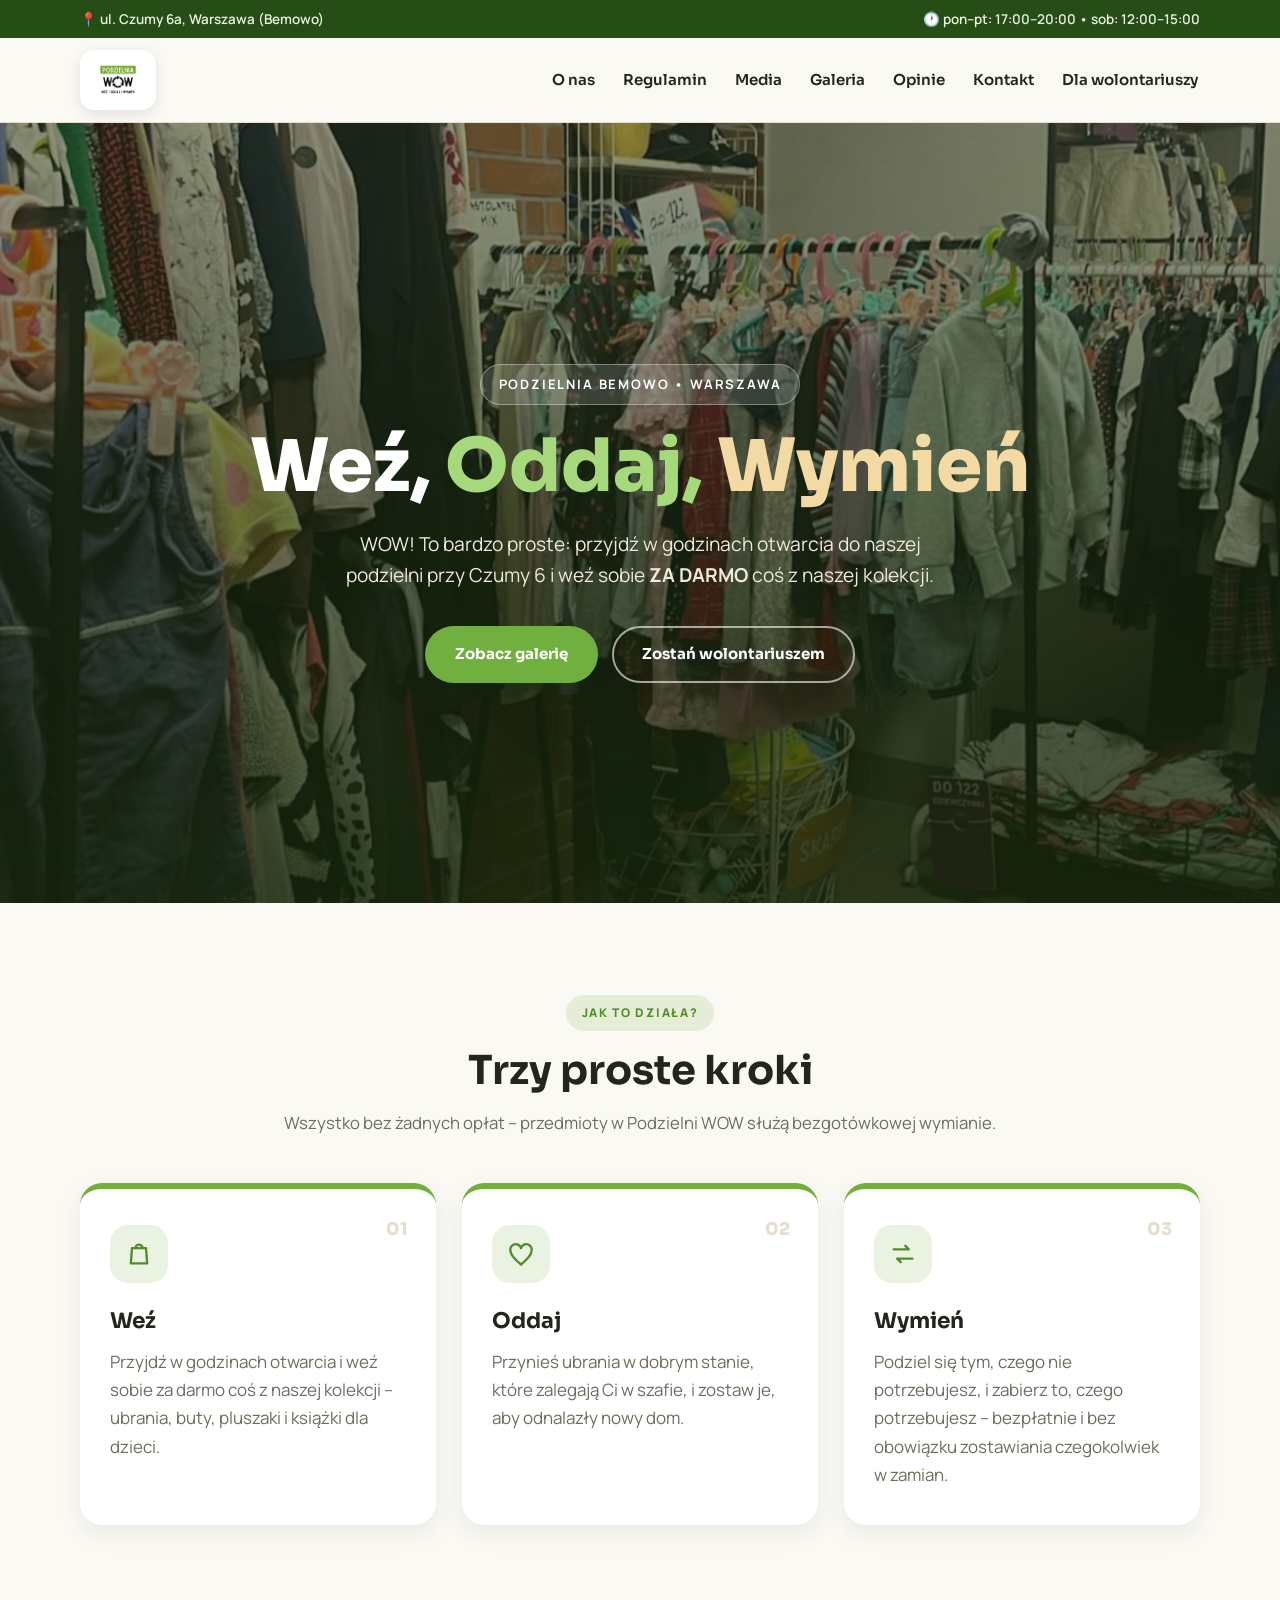
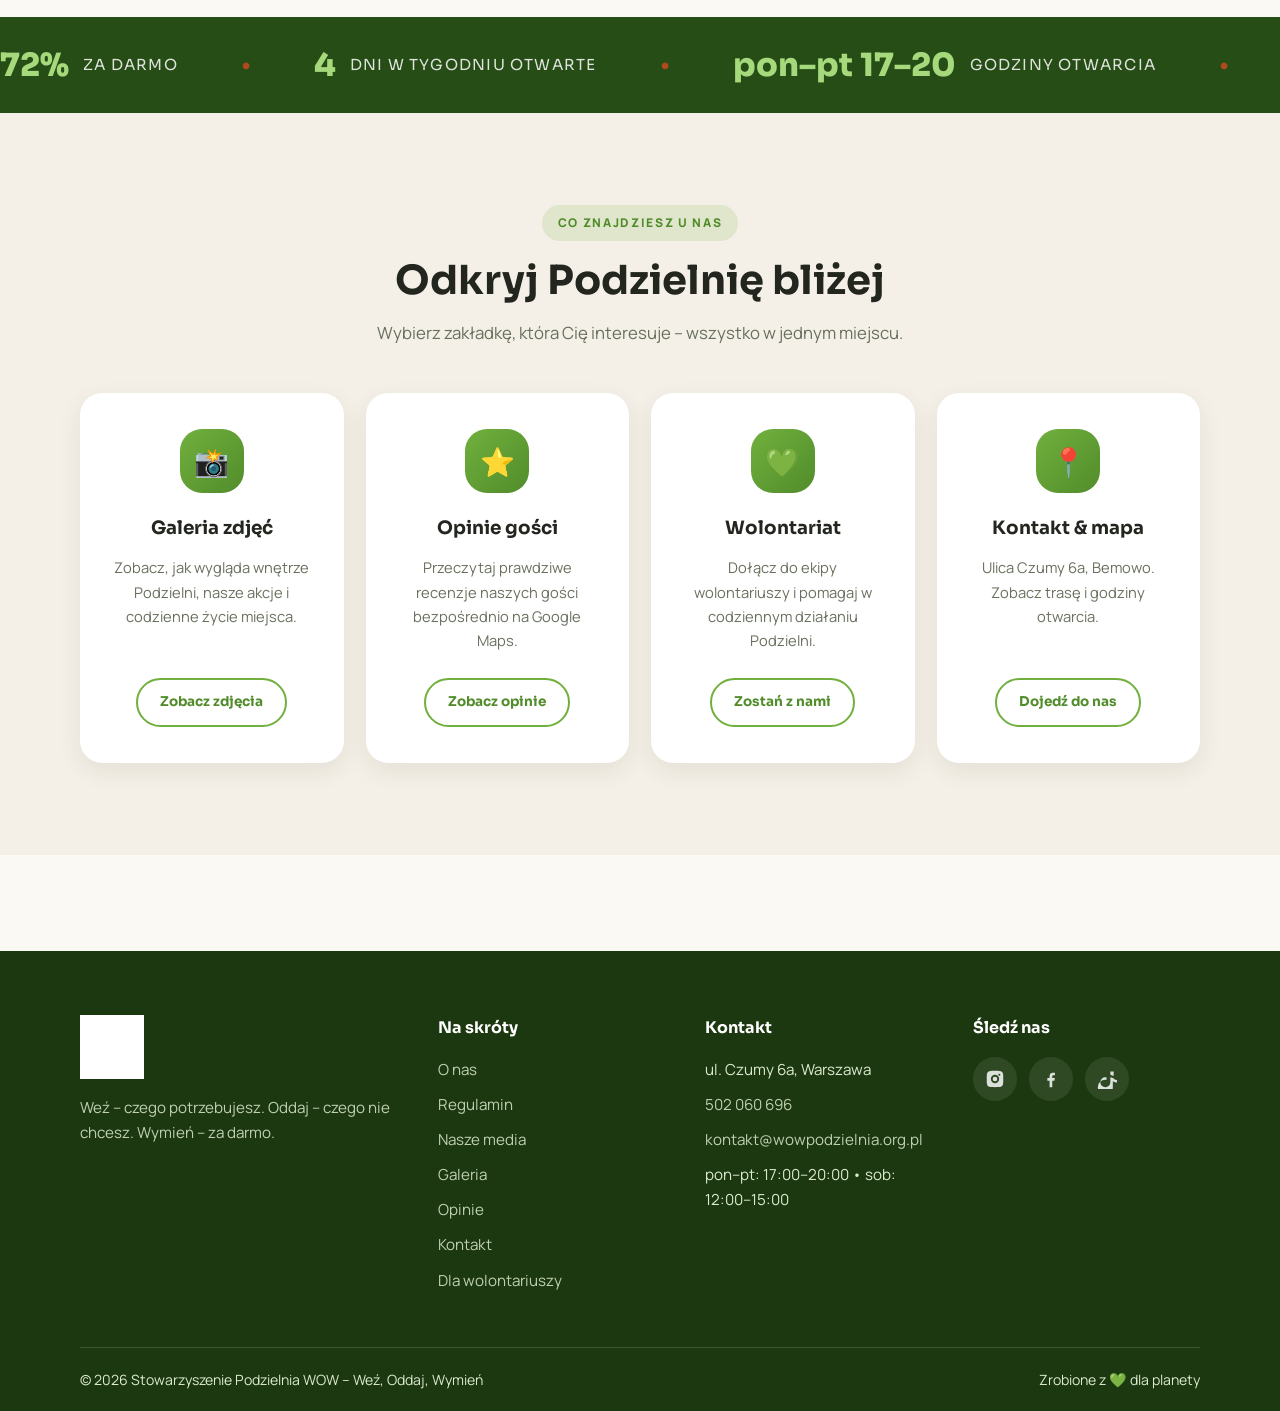
<file: index.html>
<!DOCTYPE html>
<html lang="pl">
<head>
<meta charset="UTF-8"><meta name="viewport" content="width=device-width, initial-scale=1.0">
<title>Podzielnia WOW – Weź, Oddaj, Wymień | Warszawa Bemowo</title>
<meta name="description" content="Podzielnia WOW przy ul. Czumy 6 w Warszawie. Przynieś ubrania w dobrym stanie lub weź sobie za darmo coś z naszej kolekcji.">
<link rel="icon" type="image/png" href="Podzielnialogo.png">
<link rel="preconnect" href="https://fonts.googleapis.com"><link rel="preconnect" href="https://fonts.gstatic.com" crossorigin>
<link href="https://fonts.googleapis.com/css2?family=Manrope:wght@400;500;600;700;800&family=Sora:wght@400;600;700;800&display=swap" rel="stylesheet">
<link rel="stylesheet" href="style.css">
</head>
<body>

<div class="topbar"><div class="container topbar-inner">
  <span>📍 ul. Czumy 6a, Warszawa (Bemowo)</span>
  <span>🕐 pon–pt: 17:00–20:00 • sob: 12:00–15:00</span>
</div></div>

<header class="header" id="header"><div class="container header-inner">
  <a class="brand" href="index.html"><img src="Podzielnialogo.png" alt="Podzielnia WOW – Weź, Oddaj, Wymień"></a>
  <nav class="nav" id="nav">
    <a href="o-nas.html">O nas</a>
    <a href="regulamin.html">Regulamin</a>
    <a href="media.html">Media</a>
    <a href="galeria.html">Galeria</a>
    <a href="opinie.html">Opinie</a>
    <a href="kontakt.html">Kontakt</a>
    <a href="wolontariusze.html">Dla wolontariuszy</a>
  </nav>
  <button class="burger" id="burger" aria-label="Otwórz menu" aria-expanded="false"><span></span><span></span><span></span></button>
</div></header>

<section class="hero">
  <div class="hero-bg"><img src="pz1.png" alt="Wnętrze Podzielni WOW"></div>
  <div class="hero-content">
    <span class="kicker">Podzielnia Bemowo • Warszawa</span>
    <h1><span class="w1">Weź,</span> <span class="w2">Oddaj,</span> <span class="w3">Wymień</span></h1>
    <p>WOW! To bardzo proste: przyjdź w godzinach otwarcia do naszej podzielni przy Czumy 6 i weź sobie <strong>ZA DARMO</strong> coś z naszej kolekcji.</p>
    <div class="hero-actions">
      <a class="btn btn-green btn-pulse" href="galeria.html">Zobacz galerię</a>
      <a class="btn btn-ghost" href="wolontariusze.html">Zostań wolontariuszem</a>
    </div>
  </div>
</section>

<section class="section"><div class="container">
  <div class="section-head center" data-reveal>
    <span class="eyebrow">Jak to działa?</span>
    <h2>Trzy proste kroki</h2>
    <p class="lead">Wszystko bez żadnych opłat – przedmioty w Podzielni WOW służą bezgotówkowej wymianie.</p>
  </div>
  <div class="steps">
    <article class="step" data-reveal><span class="no">01</span>
      <div class="ico"><svg viewBox="0 0 24 24" fill="none" stroke-width="2" stroke-linecap="round" stroke-linejoin="round"><path d="M6 7h12l1 13H5L6 7z"/><path d="M9 7a3 3 0 0 1 6 0"/></svg></div>
      <h3>Weź</h3><p>Przyjdź w godzinach otwarcia i weź sobie za darmo coś z naszej kolekcji – ubrania, buty, pluszaki i książki dla dzieci.</p>
    </article>
    <article class="step" data-reveal style="--d:.12s"><span class="no">02</span>
      <div class="ico"><svg viewBox="0 0 24 24" fill="none" stroke-width="2" stroke-linecap="round" stroke-linejoin="round"><path d="M12 21C7 17 3 13.5 3 9.5A4.5 4.5 0 0 1 12 7a4.5 4.5 0 0 1 9 2.5c0 4-4 7.5-9 11.5z"/></svg></div>
      <h3>Oddaj</h3><p>Przynieś ubrania w dobrym stanie, które zalegają Ci w szafie, i zostaw je, aby odnalazły nowy dom.</p>
    </article>
    <article class="step" data-reveal style="--d:.24s"><span class="no">03</span>
      <div class="ico"><svg viewBox="0 0 24 24" fill="none" stroke-width="2" stroke-linecap="round" stroke-linejoin="round"><path d="M4 8h13l-3-3M20 16H7l3 3"/></svg></div>
      <h3>Wymień</h3><p>Podziel się tym, czego nie potrzebujesz, i zabierz to, czego potrzebujesz – bezpłatnie i bez obowiązku zostawiania czegokolwiek w zamian.</p>
    </article>
  </div>
</div></section>

<div class="marquee" data-reveal>
  <div class="marquee-track">
    <div class="marquee-item"><span class="val" data-count="100" data-suffix="%">0</span><span class="lbl">za darmo</span></div>
    <span class="marquee-sep">•</span>
    <div class="marquee-item"><span class="val" data-count="6">0</span><span class="lbl">dni w tygodniu otwarte</span></div>
    <span class="marquee-sep">•</span>
    <div class="marquee-item"><span class="val">pon–pt 17–20</span><span class="lbl">godziny otwarcia</span></div>
    <span class="marquee-sep">•</span>
    <div class="marquee-item"><span class="val">sob 12–15</span><span class="lbl">zapraszamy też w soboty</span></div>
    <span class="marquee-sep">•</span>
    <div class="marquee-item"><span class="val">Czumy 6a</span><span class="lbl">Warszawa Bemowo</span></div>
    <span class="marquee-sep">•</span>
    <div class="marquee-item"><span class="val">Weź • Oddaj • Wymień</span><span class="lbl">nasza misja</span></div>
    <span class="marquee-sep">•</span>
    <!-- duplikat dla płynnej pętli -->
    <div class="marquee-item"><span class="val" data-count="100" data-suffix="%">0</span><span class="lbl">za darmo</span></div>
    <span class="marquee-sep">•</span>
    <div class="marquee-item"><span class="val" data-count="6">0</span><span class="lbl">dni w tygodniu otwarte</span></div>
    <span class="marquee-sep">•</span>
    <div class="marquee-item"><span class="val">pon–pt 17–20</span><span class="lbl">godziny otwarcia</span></div>
    <span class="marquee-sep">•</span>
    <div class="marquee-item"><span class="val">sob 12–15</span><span class="lbl">zapraszamy też w soboty</span></div>
    <span class="marquee-sep">•</span>
    <div class="marquee-item"><span class="val">Czumy 6a</span><span class="lbl">Warszawa Bemowo</span></div>
    <span class="marquee-sep">•</span>
    <div class="marquee-item"><span class="val">Weź • Oddaj • Wymień</span><span class="lbl">nasza misja</span></div>
  </div>
</div>

<section class="section section-alt"><div class="container">
  <div class="section-head center" data-reveal>
    <span class="eyebrow">Co znajdziesz u nas</span>
    <h2>Odkryj Podzielnię bliżej</h2>
    <p class="lead">Wybierz zakładkę, która Cię interesuje – wszystko w jednym miejscu.</p>
  </div>
  <div class="cta-grid">
    <a class="cta-card" href="galeria.html" data-reveal>
      <div class="ico">📸</div><h3>Galeria zdjęć</h3>
      <p>Zobacz, jak wygląda wnętrze Podzielni, nasze akcje i codzienne życie miejsca.</p>
      <span class="btn btn-outline">Zobacz zdjęcia</span>
    </a>
    <a class="cta-card" href="opinie.html" data-reveal style="--d:.1s">
      <div class="ico">⭐</div><h3>Opinie gości</h3>
      <p>Przeczytaj prawdziwe recenzje naszych gości bezpośrednio na Google Maps.</p>
      <span class="btn btn-outline">Zobacz opinie</span>
    </a>
    <a class="cta-card" href="wolontariusze.html" data-reveal style="--d:.2s">
      <div class="ico">💚</div><h3>Wolontariat</h3>
      <p>Dołącz do ekipy wolontariuszy i pomagaj w codziennym działaniu Podzielni.</p>
      <span class="btn btn-outline">Zostań z nami</span>
    </a>
    <a class="cta-card" href="kontakt.html" data-reveal style="--d:.3s">
      <div class="ico">📍</div><h3>Kontakt & mapa</h3>
      <p>Ulica Czumy 6a, Bemowo. Zobacz trasę i godziny otwarcia.</p>
      <span class="btn btn-outline">Dojedź do nas</span>
    </a>
  </div>
</div></section>

<footer class="footer"><div class="container footer-grid">
  <div><img src="Podzielnialogo.png" alt="Podzielnia WOW" style="height:64px;margin-bottom:16px;filter:brightness(0) invert(1)">
    <p style="font-size:.95rem;opacity:.85">Weź – czego potrzebujesz. Oddaj – czego nie chcesz. Wymień – za darmo.</p>
  </div>
  <div><h4>Na skróty</h4><ul>
    <li><a href="o-nas.html">O nas</a></li><li><a href="regulamin.html">Regulamin</a></li>
    <li><a href="media.html">Nasze media</a></li><li><a href="galeria.html">Galeria</a></li>
    <li><a href="opinie.html">Opinie</a></li><li><a href="kontakt.html">Kontakt</a></li>
    <li><a href="wolontariusze.html">Dla wolontariuszy</a></li>
  </ul></div>
  <div><h4>Kontakt</h4><ul>
    <li>ul. Czumy 6a, Warszawa</li>
    <li><a href="tel:+48502060696">502 060 696</a></li>
    <li><a href="mailto:kontakt@wowpodzielnia.org.pl">kontakt@wowpodzielnia.org.pl</a></li>
    <li>pon–pt: 17:00–20:00 • sob: 12:00–15:00</li>
  </ul></div>
  <div><h4>Śledź nas</h4><div class="socials">
    <a href="#" aria-label="Instagram"><svg viewBox="0 0 24 24"><path d="M12 2.2c3.2 0 3.6 0 4.9.1 3.3.1 4.8 1.7 4.9 4.9.1 1.3.1 1.6.1 4.8s0 3.6-.1 4.8c-.1 3.2-1.7 4.8-4.9 4.9-1.3.1-1.6.1-4.9.1s-3.6 0-4.9-.1c-3.3-.1-4.8-1.7-4.9-4.9-.1-1.3-.1-1.6-.1-4.8s0-3.6.1-4.8C2.3 4 3.9 2.4 7.1 2.3c1.3-.1 1.7-.1 4.9-.1zM12 7a5 5 0 1 0 0 10 5 5 0 0 0 0-10zm0 2.2a2.8 2.8 0 1 1 0 5.6 2.8 2.8 0 0 1 0-5.6zm5.2-3.4a1.2 1.2 0 1 0 0 2.4 1.2 1.2 0 0 0 0-2.4z"/></svg></a>
    <a href="#" aria-label="Facebook"><svg viewBox="0 0 24 24"><path d="M13.5 22v-8h2.7l.4-3.1h-3.1V8.9c0-.9.3-1.5 1.6-1.5h1.6V4.6c-.3 0-1.3-.1-2.4-.1-2.4 0-4 1.4-4 4.1v2.3H7.6V14h2.7v8h3.2z"/></svg></a>
    <a href="#" aria-label="TikTok"><svg viewBox="0 0 24 24"><path d="M16 3v3.5a6 6 0 0 0 4 1.5v3a9 9 0 0 1-4-1v6a6 6 0 1 1-6-6c.5 0 1 .1 1.5.2V13a9 9 0 0 0-1.5-.2 9 9 0 1 0 9 9v-7a9 9 0 0 0 5 1.5v-3a6 6 0 0 1-4-1.5V3h-4z"/></svg></a>
  </div></div>
</div>
<div class="container footer-bottom">
  <span>© <span id="year"></span> Stowarzyszenie Podzielnia WOW – Weź, Oddaj, Wymień</span>
  <span>Zrobione z 💚 dla planety</span>
</div></footer>

<script src="script.js"></script>
</body>
                                                                                    </html>
</file>
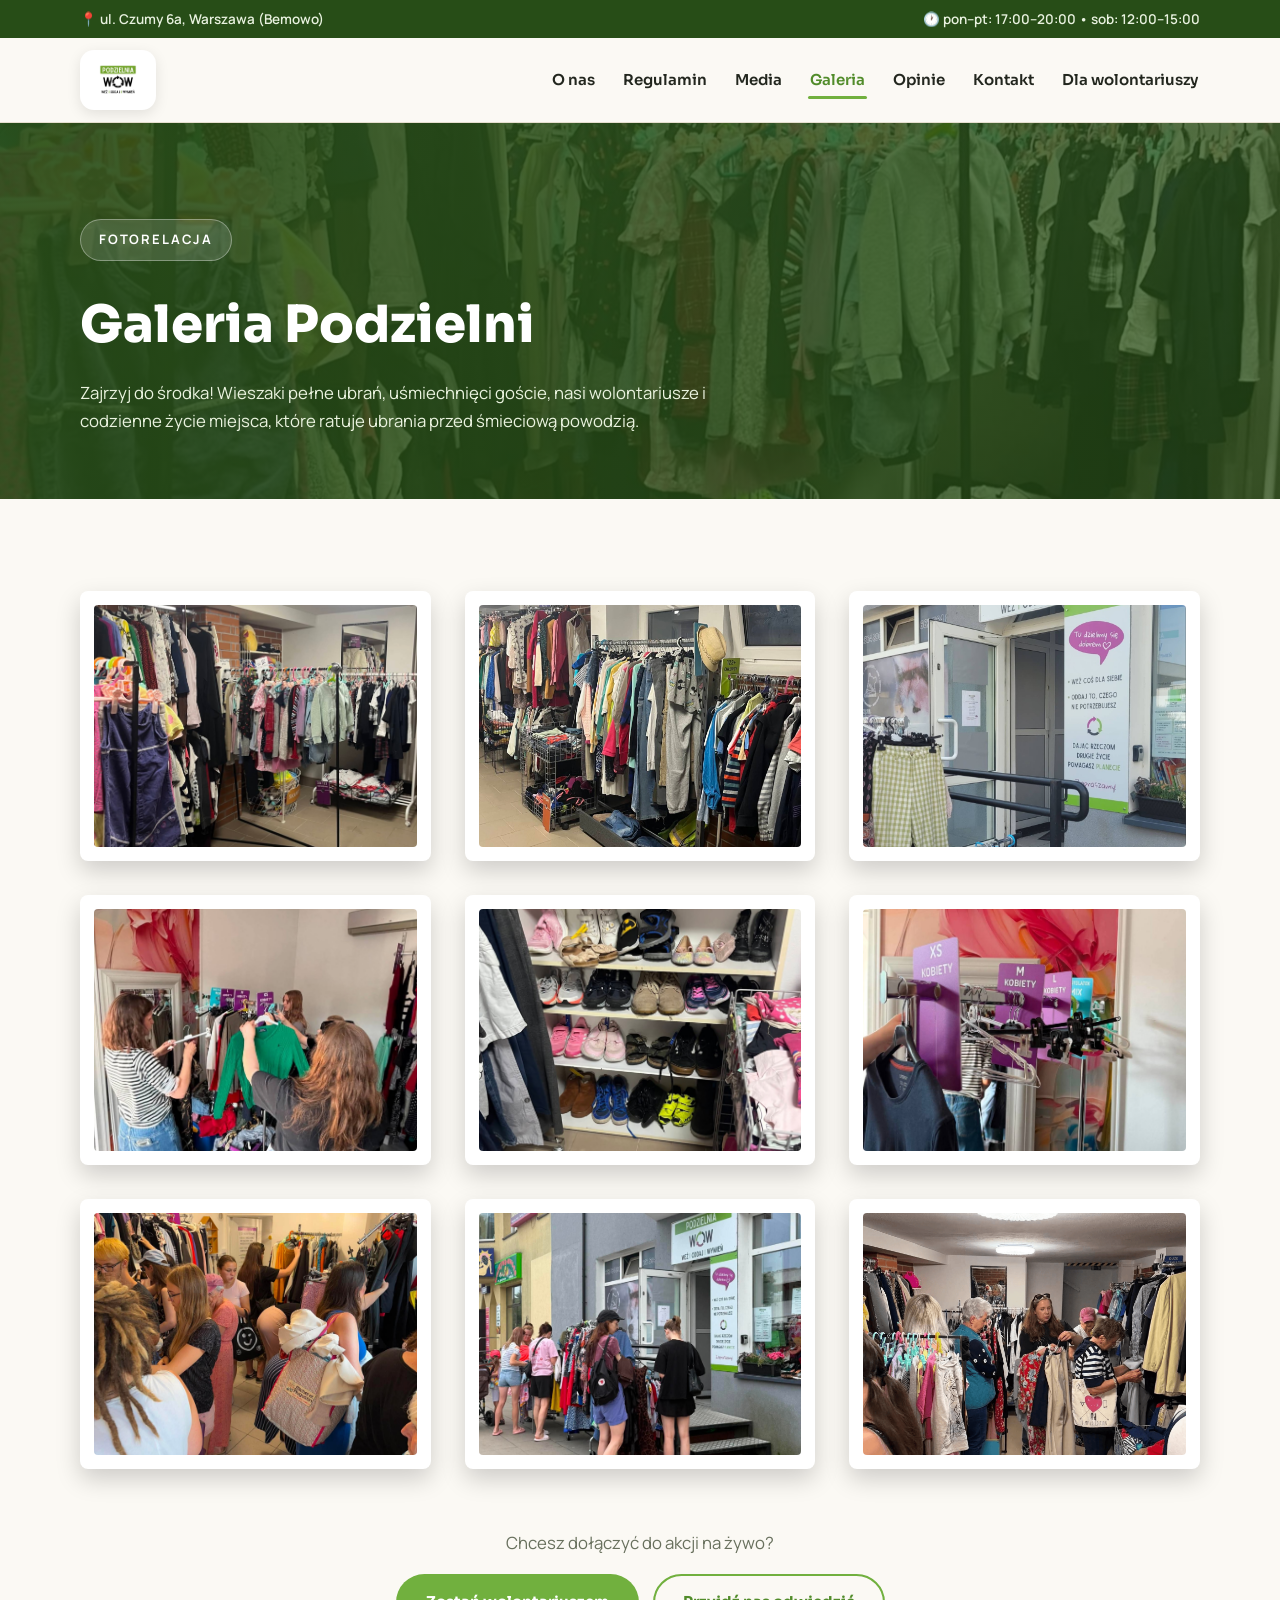
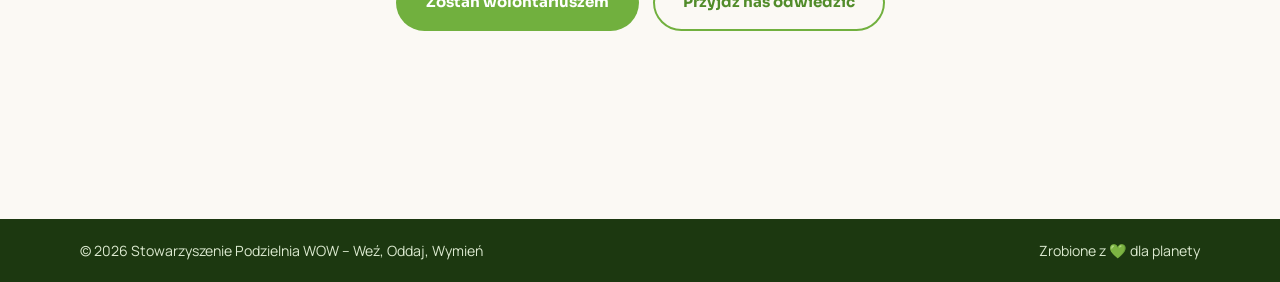
<file: galeria.html>
<!DOCTYPE html>
<html lang="pl">
<head>
<meta charset="UTF-8"><meta name="viewport" content="width=device-width, initial-scale=1.0">
<title>Galeria – Podzielnia WOW</title>
<meta name="description" content="Zajrzyj do Podzielni WOW – galeria zdjęć z wnętrza, akcji i codziennego życia miejsca na Czumy 6 w Warszawie.">
<link rel="icon" type="image/png" href="Podzielnialogo.png">
<link rel="preconnect" href="https://fonts.googleapis.com"><link rel="preconnect" href="https://fonts.gstatic.com" crossorigin>
<link href="https://fonts.googleapis.com/css2?family=Manrope:wght@400;500;600;700;800&family=Sora:wght@400;600;700;800&display=swap" rel="stylesheet">
<link rel="stylesheet" href="style.css">
</head>
<body>
<div class="topbar"><div class="container topbar-inner">
  <span>📍 ul. Czumy 6a, Warszawa (Bemowo)</span><span>🕐 pon–pt: 17:00–20:00 • sob: 12:00–15:00</span>
</div></div>
<header class="header" id="header"><div class="container header-inner">
  <a class="brand" href="index.html"><img src="Podzielnialogo.png" alt="Podzielnia WOW – Weź, Oddaj, Wymień"></a>
  <nav class="nav" id="nav">
    <a href="o-nas.html">O nas</a><a href="regulamin.html">Regulamin</a><a href="media.html">Media</a>
    <a href="galeria.html" class="active">Galeria</a><a href="opinie.html">Opinie</a>
    <a href="kontakt.html">Kontakt</a><a href="wolontariusze.html">Dla wolontariuszy</a>
  </nav>
  <button class="burger" id="burger" aria-label="Otwórz menu" aria-expanded="false"><span></span><span></span><span></span></button>
</div></header>

<section class="page-hero"><div class="page-hero-bg"><img src="pz1.png" alt=""></div>
  <div class="container">
    <span class="kicker">Fotorelacja</span>
    <h1>Galeria Podzielni</h1>
    <p>Zajrzyj do środka! Wieszaki pełne ubrań, uśmiechnięci goście, nasi wolontariusze i codzienne życie miejsca, które ratuje ubrania przed śmieciową powodzią.</p>
  </div>
</section>

<section class="section"><div class="container">
  <div class="gallery-grid">
    <figure class="polaroid" data-reveal="scale"><img src="pz1.png" alt="Podzielnia WOW"></figure>
    <figure class="polaroid" data-reveal="scale" style="--d:.08s"><img src="pz2.png" alt="Podzielnia WOW"></figure>
    <figure class="polaroid" data-reveal="scale" style="--d:.16s"><img src="pz3.png" alt="Podzielnia WOW"></figure>
    <figure class="polaroid" data-reveal="scale" style="--d:.24s"><img src="pz4.png" alt="Podzielnia WOW"></figure>
    <figure class="polaroid" data-reveal="scale" style="--d:.32s"><img src="pz5.png" alt="Podzielnia WOW"></figure>
    <figure class="polaroid" data-reveal="scale" style="--d:.4s"><img src="pz6.png" alt="Podzielnia WOW"></figure>
    <figure class="polaroid" data-reveal="scale" style="--d:.48s"><img src="pz7.png" alt="Podzielnia WOW"></figure>
    <figure class="polaroid" data-reveal="scale" style="--d:.56s"><img src="pz8.png" alt="Podzielnia WOW"></figure>
    <figure class="polaroid" data-reveal="scale" style="--d:.64s"><img src="pz9.png" alt="Podzielnia WOW"></figure>
  </div>
  <div style="text-align:center;margin-top:60px" data-reveal>
    <p class="lead">Chcesz dołączyć do akcji na żywo?</p>
    <div style="display:flex;gap:14px;justify-content:center;flex-wrap:wrap;margin-top:18px">
      <a class="btn btn-green" href="wolontariusze.html">Zostań wolontariuszem</a>
      <a class="btn btn-outline" href="kontakt.html">Przyjdź nas odwiedzić</a>
    </div>
  </div>
</div></section>

<footer class="footer"><div class="container footer-bottom" style="border:0">
  <span>© <span id="year"></span> Stowarzyszenie Podzielnia WOW – Weź, Oddaj, Wymień</span>
  <span>Zrobione z 💚 dla planety</span>
</div></footer>
<script src="script.js"></script>
</body>
</html>
</file>
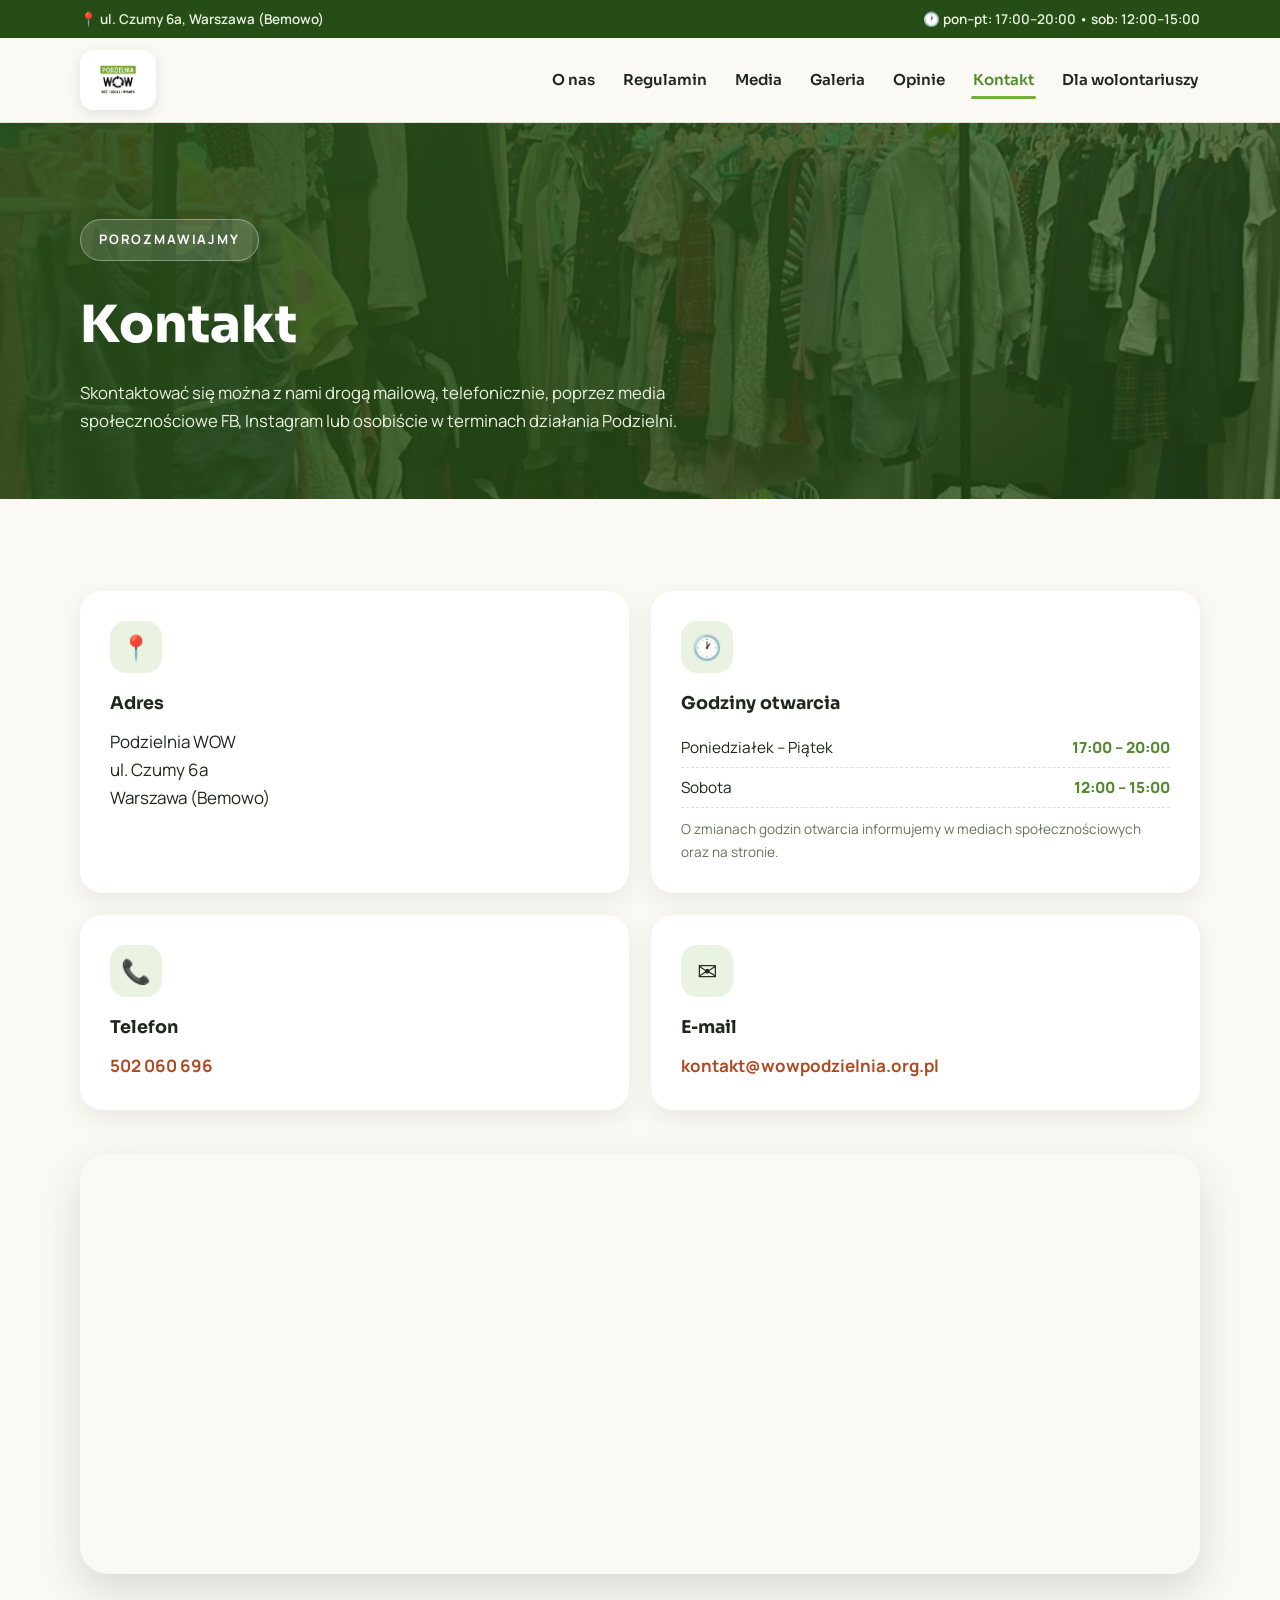
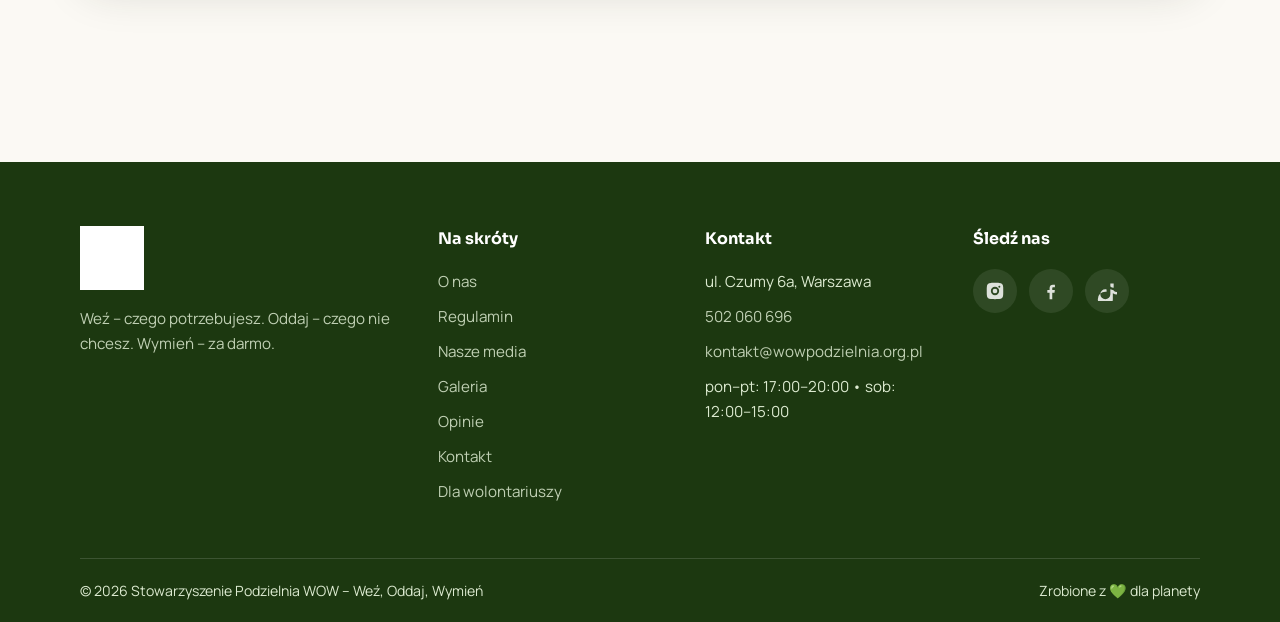
<file: kontakt.html>
<!DOCTYPE html>
<html lang="pl">
<head>
<meta charset="UTF-8"><meta name="viewport" content="width=device-width, initial-scale=1.0">
<title>Kontakt – Podzielnia WOW</title>
<meta name="description" content="Skontaktuj się z Podzielnią WOW: ul. Czumy 6a w Warszawie, kontakt@wowpodzielnia.org.pl, tel. 502 060 696.">
<link rel="icon" type="image/png" href="Podzielnialogo.png">
<link rel="preconnect" href="https://fonts.googleapis.com"><link rel="preconnect" href="https://fonts.gstatic.com" crossorigin>
<link href="https://fonts.googleapis.com/css2?family=Manrope:wght@400;500;600;700;800&family=Sora:wght@400;600;700;800&display=swap" rel="stylesheet">
<link rel="stylesheet" href="style.css">
</head>
<body>

<div class="topbar"><div class="container topbar-inner">
  <span>📍 ul. Czumy 6a, Warszawa (Bemowo)</span>
  <span>🕐 pon–pt: 17:00–20:00 • sob: 12:00–15:00</span>
</div></div>

<header class="header" id="header"><div class="container header-inner">
  <a class="brand" href="index.html"><img src="Podzielnialogo.png" alt="Podzielnia WOW – Weź, Oddaj, Wymień"></a>
  <nav class="nav" id="nav">
    <a href="o-nas.html">O nas</a>
    <a href="regulamin.html">Regulamin</a>
    <a href="media.html">Media</a>
    <a href="galeria.html">Galeria</a>
    <a href="opinie.html">Opinie</a>
    <a href="kontakt.html" class="active">Kontakt</a>
    <a href="wolontariusze.html">Dla wolontariuszy</a>
  </nav>
  <button class="burger" id="burger" aria-label="Otwórz menu" aria-expanded="false"><span></span><span></span><span></span></button>
</div></header>

<section class="page-hero"><div class="page-hero-bg"><img src="pz1.png" alt=""></div>
  <div class="container">
    <span class="kicker">Porozmawiajmy</span>
    <h1>Kontakt</h1>
    <p>Skontaktować się można z nami drogą mailową, telefonicznie, poprzez media społecznościowe FB, Instagram lub osobiście w terminach działania Podzielni.</p>
  </div>
</section>

<section class="section"><div class="container">
  <div class="contact-grid">
    <div class="c-card" data-reveal><div class="ico">📍</div><h3>Adres</h3>
      <p>Podzielnia WOW<br>ul. Czumy 6a<br>Warszawa (Bemowo)</p></div>
    <div class="c-card" data-reveal style="--d:.1s"><div class="ico">🕐</div><h3>Godziny otwarcia</h3>
      <table class="hours">
        <tr><td>Poniedziałek – Piątek</td><td>17:00 – 20:00</td></tr>
        <tr><td>Sobota</td><td>12:00 – 15:00</td></tr>
      </table>
      <p style="font-size:.85rem;color:var(--muted);margin-top:10px">O zmianach godzin otwarcia informujemy w mediach społecznościowych oraz na stronie.</p></div>
    <div class="c-card" data-reveal style="--d:.2s"><div class="ico">📞</div><h3>Telefon</h3>
      <p><a href="tel:+48502060696">502 060 696</a></p></div>
    <div class="c-card" data-reveal style="--d:.3s"><div class="ico">✉️</div><h3>E‑mail</h3>
      <p><a href="mailto:kontakt@wowpodzielnia.org.pl">kontakt@wowpodzielnia.org.pl</a></p></div>
  </div>
  <div class="map" data-reveal>
    <iframe title="Mapa dojazdu – Podzielnia WOW, ul. Czumy 6a, Warszawa" src="https://www.google.com/maps?q=Czumy%206a%2C%20Warszawa&output=embed" loading="lazy"></iframe>
  </div>
</div></section>

<footer class="footer"><div class="container footer-grid">
  <div><img src="Podzielnialogo.png" alt="Podzielnia WOW" style="height:64px;margin-bottom:16px;filter:brightness(0) invert(1)">
    <p style="font-size:.95rem;opacity:.85">Weź – czego potrzebujesz. Oddaj – czego nie chcesz. Wymień – za darmo.</p>
  </div>
  <div><h4>Na skróty</h4><ul>
    <li><a href="o-nas.html">O nas</a></li><li><a href="regulamin.html">Regulamin</a></li>
    <li><a href="media.html">Nasze media</a></li><li><a href="galeria.html">Galeria</a></li>
    <li><a href="opinie.html">Opinie</a></li><li><a href="kontakt.html">Kontakt</a></li>
    <li><a href="wolontariusze.html">Dla wolontariuszy</a></li>
  </ul></div>
  <div><h4>Kontakt</h4><ul>
    <li>ul. Czumy 6a, Warszawa</li>
    <li><a href="tel:+48502060696">502 060 696</a></li>
    <li><a href="mailto:kontakt@wowpodzielnia.org.pl">kontakt@wowpodzielnia.org.pl</a></li>
    <li>pon–pt: 17:00–20:00 • sob: 12:00–15:00</li>
  </ul></div>
  <div><h4>Śledź nas</h4><div class="socials">
    <a href="#" aria-label="Instagram"><svg viewBox="0 0 24 24"><path d="M12 2.2c3.2 0 3.6 0 4.9.1 3.3.1 4.8 1.7 4.9 4.9.1 1.3.1 1.6.1 4.8s0 3.6-.1 4.8c-.1 3.2-1.7 4.8-4.9 4.9-1.3.1-1.6.1-4.9.1s-3.6 0-4.9-.1c-3.3-.1-4.8-1.7-4.9-4.9-.1-1.3-.1-1.6-.1-4.8s0-3.6.1-4.8C2.3 4 3.9 2.4 7.1 2.3c1.3-.1 1.7-.1 4.9-.1zM12 7a5 5 0 1 0 0 10 5 5 0 0 0 0-10zm0 2.2a2.8 2.8 0 1 1 0 5.6 2.8 2.8 0 0 1 0-5.6zm5.2-3.4a1.2 1.2 0 1 0 0 2.4 1.2 1.2 0 0 0 0-2.4z"/></svg></a>
    <a href="#" aria-label="Facebook"><svg viewBox="0 0 24 24"><path d="M13.5 22v-8h2.7l.4-3.1h-3.1V8.9c0-.9.3-1.5 1.6-1.5h1.6V4.6c-.3 0-1.3-.1-2.4-.1-2.4 0-4 1.4-4 4.1v2.3H7.6V14h2.7v8h3.2z"/></svg></a>
    <a href="#" aria-label="TikTok"><svg viewBox="0 0 24 24"><path d="M16 3v3.5a6 6 0 0 0 4 1.5v3a9 9 0 0 1-4-1v6a6 6 0 1 1-6-6c.5 0 1 .1 1.5.2V13a9 9 0 0 0-1.5-.2 9 9 0 1 0 9 9v-7a9 9 0 0 0 5 1.5v-3a6 6 0 0 1-4-1.5V3h-4z"/></svg></a>
  </div></div>
</div>
<div class="container footer-bottom">
  <span>© <span id="year"></span> Stowarzyszenie Podzielnia WOW – Weź, Oddaj, Wymień</span>
  <span>Zrobione z 💚 dla planety</span>
</div></footer>

<script src="script.js"></script>
</body>
</html>
</file>
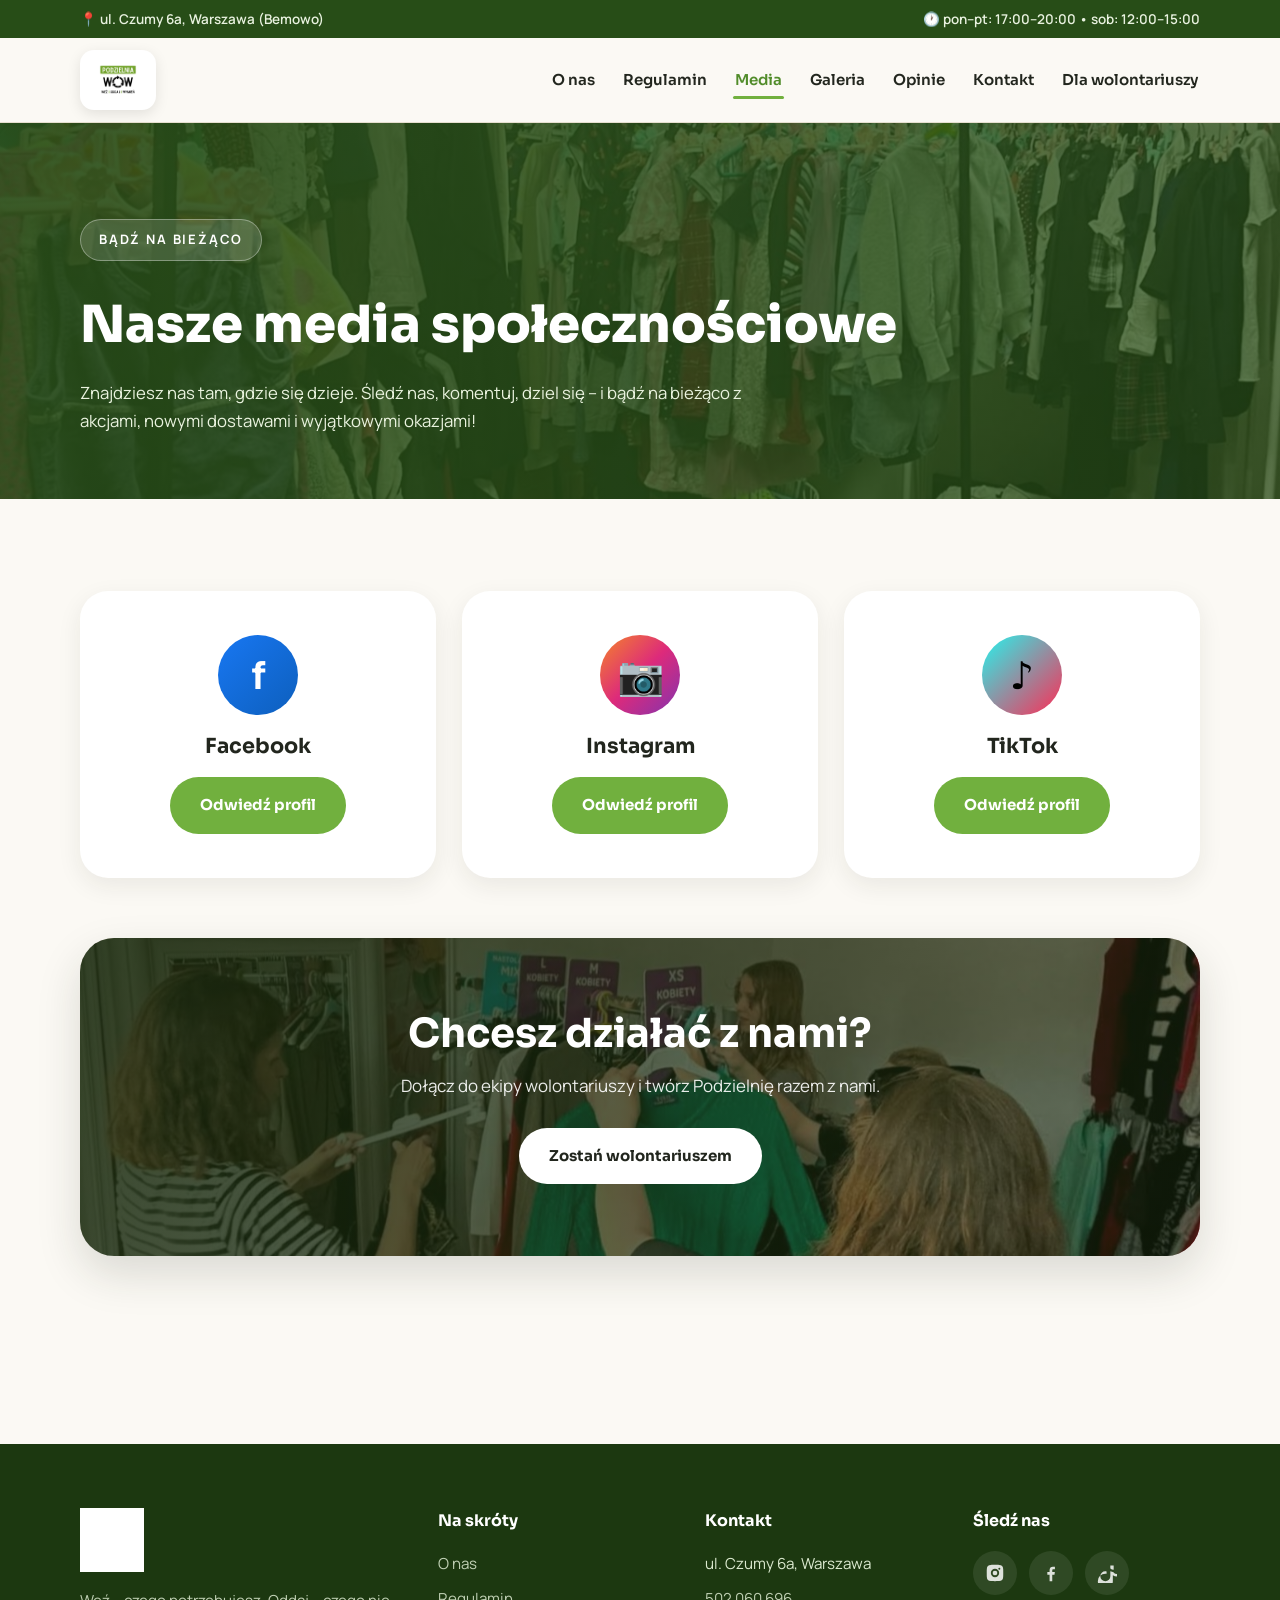
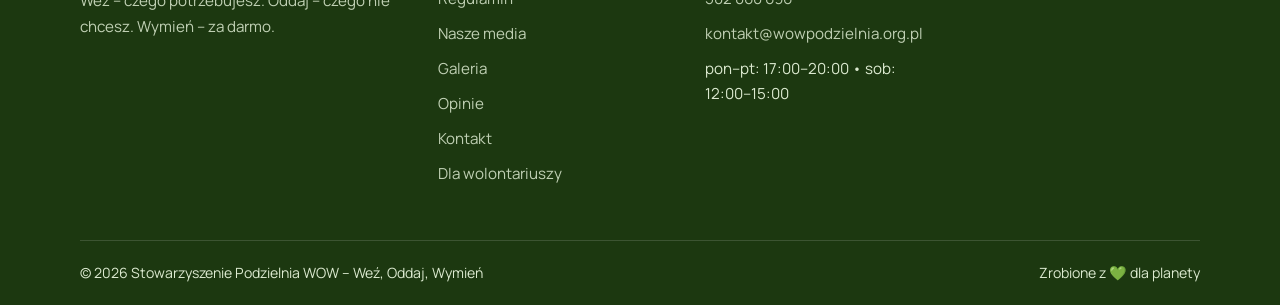
<file: media.html>
<!DOCTYPE html>
<html lang="pl">
<head>
<meta charset="UTF-8"><meta name="viewport" content="width=device-width, initial-scale=1.0">
<title>Nasze media społecznościowe – Podzielnia WOW</title>
<meta name="description" content="Znajdź nas na Facebooku, Instagramie i TikToku. Śledź Podzielnię WOW w social mediach!">
<link rel="icon" type="image/png" href="Podzielnialogo.png">
<link rel="preconnect" href="https://fonts.googleapis.com"><link rel="preconnect" href="https://fonts.gstatic.com" crossorigin>
<link href="https://fonts.googleapis.com/css2?family=Manrope:wght@400;500;600;700;800&family=Sora:wght@400;600;700;800&display=swap" rel="stylesheet">
<link rel="stylesheet" href="style.css">
</head>
<body>

<div class="topbar"><div class="container topbar-inner">
  <span>📍 ul. Czumy 6a, Warszawa (Bemowo)</span>
  <span>🕐 pon–pt: 17:00–20:00 • sob: 12:00–15:00</span>
</div></div>

<header class="header" id="header"><div class="container header-inner">
  <a class="brand" href="index.html"><img src="Podzielnialogo.png" alt="Podzielnia WOW – Weź, Oddaj, Wymień"></a>
  <nav class="nav" id="nav">
    <a href="o-nas.html">O nas</a>
    <a href="regulamin.html">Regulamin</a>
    <a href="media.html" class="active">Media</a>
    <a href="galeria.html">Galeria</a>
    <a href="opinie.html">Opinie</a>
    <a href="kontakt.html">Kontakt</a>
    <a href="wolontariusze.html">Dla wolontariuszy</a>
  </nav>
  <button class="burger" id="burger" aria-label="Otwórz menu" aria-expanded="false"><span></span><span></span><span></span></button>
</div></header>

<section class="page-hero"><div class="page-hero-bg"><img src="pz1.png" alt=""></div>
  <div class="container">
    <span class="kicker">Bądź na bieżąco</span>
    <h1>Nasze media społecznościowe</h1>
    <p>Znajdziesz nas tam, gdzie się dzieje. Śledź nas, komentuj, dziel się – i bądź na bieżąco z akcjami, nowymi dostawami i wyjątkowymi okazjami!</p>
  </div>
</section>

<section class="section"><div class="container">
  <div class="media-grid">
    <article class="media-card" data-reveal>
      <div class="media-icon fb">f</div>
      <h3>Facebook</h3>
      <a class="btn btn-green" href="https://www.facebook.com/share/1Kz32BBSZc/" target="_blank" rel="noopener">Odwiedź profil</a>
    </article>
    <article class="media-card" data-reveal style="--d:.12s">
      <div class="media-icon ig">📷</div>
      <h3>Instagram</h3>
      <a class="btn btn-green" href="https://www.instagram.com/podzielnia_wow?igsh=MWhodjJueDFpeG1zaQ==&igsi=MWhodjJueDFpeG1zaQ==" target="_blank" rel="noopener">Odwiedź profil</a>
    </article>
    <article class="media-card" data-reveal style="--d:.24s">
      <div class="media-icon tt">♪</div>
      <h3>TikTok</h3>
      <a class="btn btn-green" href="https://www.tiktok.com/@podzielnia.wow?_r=1&_t=ZN-9935G6WofHa" target="_blank" rel="noopener">Odwiedź profil</a>
    </article>
  </div>

  <div class="cta" data-reveal style="margin-top:60px">
    <img src="pz4.png" alt="Wolontariusze">
    <div class="cta-inner">
      <h2>Chcesz działać z nami?</h2>
      <p style="margin-bottom:28px;opacity:.9">Dołącz do ekipy wolontariuszy i twórz Podzielnię razem z nami.</p>
      <a class="btn btn-light" href="wolontariusze.html">Zostań wolontariuszem</a>
    </div>
  </div>
</div></section>

<footer class="footer"><div class="container footer-grid">
  <div><img src="Podzielnialogo.png" alt="Podzielnia WOW" style="height:64px;margin-bottom:16px;filter:brightness(0) invert(1)">
    <p style="font-size:.95rem;opacity:.85">Weź – czego potrzebujesz. Oddaj – czego nie chcesz. Wymień – za darmo.</p>
  </div>
  <div><h4>Na skróty</h4><ul>
    <li><a href="o-nas.html">O nas</a></li><li><a href="regulamin.html">Regulamin</a></li>
    <li><a href="media.html">Nasze media</a></li><li><a href="galeria.html">Galeria</a></li>
    <li><a href="opinie.html">Opinie</a></li><li><a href="kontakt.html">Kontakt</a></li>
    <li><a href="wolontariusze.html">Dla wolontariuszy</a></li>
  </ul></div>
  <div><h4>Kontakt</h4><ul>
    <li>ul. Czumy 6a, Warszawa</li>
    <li><a href="tel:+48502060696">502 060 696</a></li>
    <li><a href="mailto:kontakt@wowpodzielnia.org.pl">kontakt@wowpodzielnia.org.pl</a></li>
    <li>pon–pt: 17:00–20:00 • sob: 12:00–15:00</li>
  </ul></div>
  <div><h4>Śledź nas</h4><div class="socials">
    <a href="https://www.instagram.com/podzielnia_wow" target="_blank" rel="noopener" aria-label="Instagram"><svg viewBox="0 0 24 24"><path d="M12 2.2c3.2 0 3.6 0 4.9.1 3.3.1 4.8 1.7 4.9 4.9.1 1.3.1 1.6.1 4.8s0 3.6-.1 4.8c-.1 3.2-1.7 4.8-4.9 4.9-1.3.1-1.6.1-4.9.1s-3.6 0-4.9-.1c-3.3-.1-4.8-1.7-4.9-4.9-.1-1.3-.1-1.6-.1-4.8s0-3.6.1-4.8C2.3 4 3.9 2.4 7.1 2.3c1.3-.1 1.7-.1 4.9-.1zM12 7a5 5 0 1 0 0 10 5 5 0 0 0 0-10zm0 2.2a2.8 2.8 0 1 1 0 5.6 2.8 2.8 0 0 1 0-5.6zm5.2-3.4a1.2 1.2 0 1 0 0 2.4 1.2 1.2 0 0 0 0-2.4z"/></svg></a>
    <a href="https://www.facebook.com/share/1Kz32BBSZc/" target="_blank" rel="noopener" aria-label="Facebook"><svg viewBox="0 0 24 24"><path d="M13.5 22v-8h2.7l.4-3.1h-3.1V8.9c0-.9.3-1.5 1.6-1.5h1.6V4.6c-.3 0-1.3-.1-2.4-.1-2.4 0-4 1.4-4 4.1v2.3H7.6V14h2.7v8h3.2z"/></svg></a>
    <a href="https://www.tiktok.com/@podzielnia.wow" target="_blank" rel="noopener" aria-label="TikTok"><svg viewBox="0 0 24 24"><path d="M16 3v3.5a6 6 0 0 0 4 1.5v3a9 9 0 0 1-4-1v6a6 6 0 1 1-6-6c.5 0 1 .1 1.5.2V13a9 9 0 0 0-1.5-.2 9 9 0 1 0 9 9v-7a9 9 0 0 0 5 1.5v-3a6 6 0 0 1-4-1.5V3h-4z"/></svg></a>
  </div></div>
</div>
<div class="container footer-bottom">
  <span>© <span id="year"></span> Stowarzyszenie Podzielnia WOW – Weź, Oddaj, Wymień</span>
  <span>Zrobione z 💚 dla planety</span>
</div></footer>

<script src="script.js"></script>
</body>
</html>
</file>
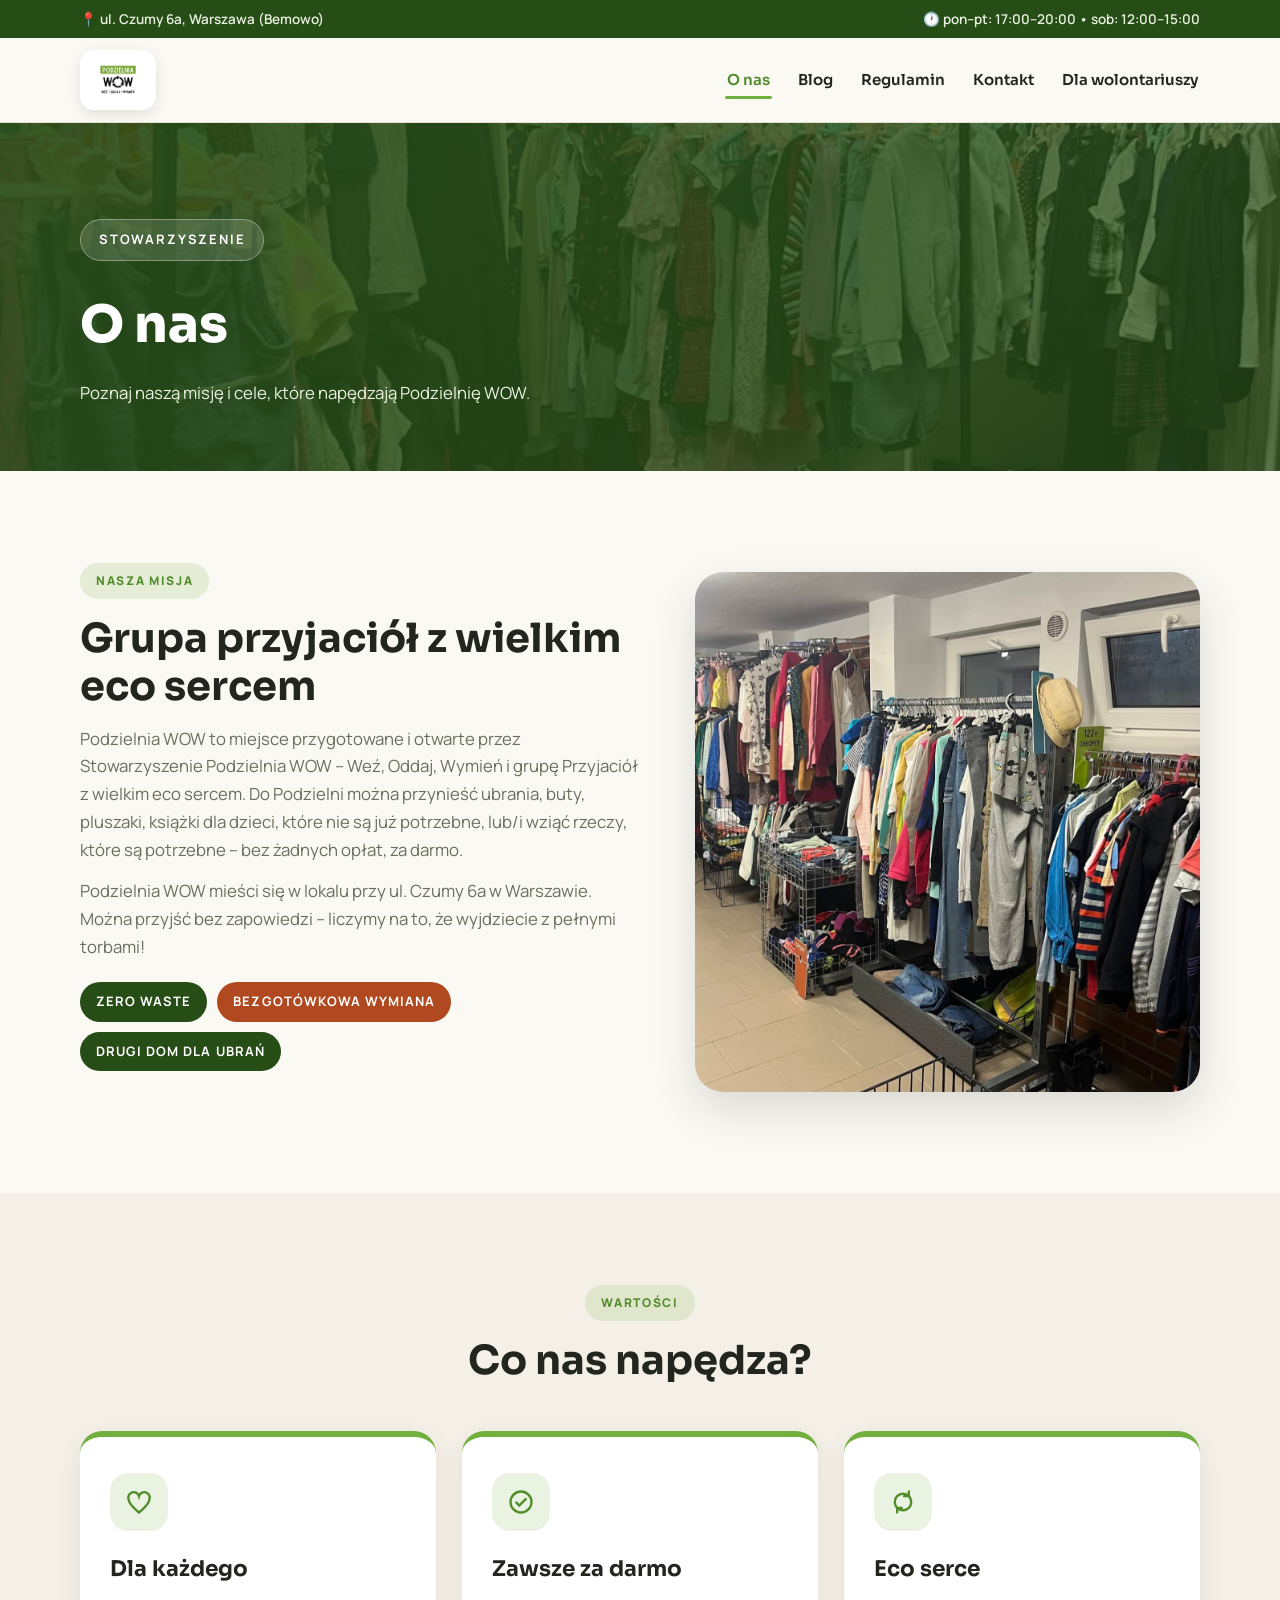
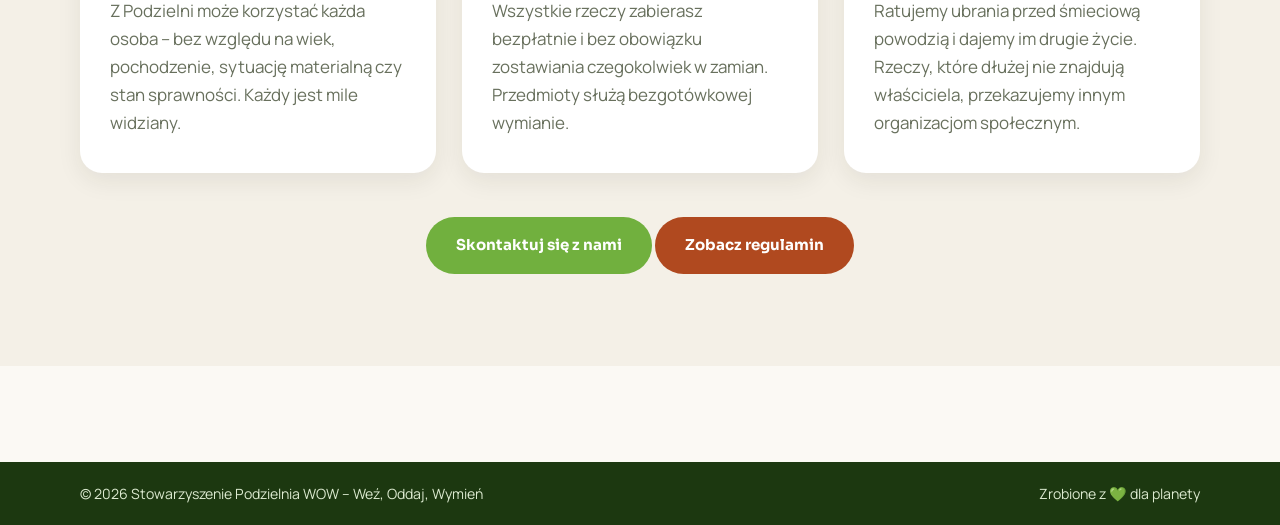
<file: O-nas.html>
<!DOCTYPE html>
<html lang="pl">
<head>
<meta charset="UTF-8"><meta name="viewport" content="width=device-width, initial-scale=1.0">
<title>O nas – Podzielnia WOW</title>
<meta name="description" content="Poznaj naszą misję i cele, które napędzają Podzielnię WOW – Stowarzyszenie Podzielnia WOW i grupa przyjaciół z wielkim eco sercem.">
<link rel="icon" type="image/png" href="Podzielnialogo.png">
<link rel="preconnect" href="https://fonts.googleapis.com"><link rel="preconnect" href="https://fonts.gstatic.com" crossorigin>
<link href="https://fonts.googleapis.com/css2?family=Manrope:wght@400;500;600;700;800&family=Sora:wght@400;600;700;800&display=swap" rel="stylesheet">
<link rel="stylesheet" href="style.css">
</head>
<body>
<div class="topbar"><div class="container topbar-inner">
  <span>📍 ul. Czumy 6a, Warszawa (Bemowo)</span><span>🕐 pon–pt: 17:00–20:00 • sob: 12:00–15:00</span>
</div></div>
<header class="header" id="header"><div class="container header-inner">
  <a class="brand" href="index.html"><img src="Podzielnialogo.png" alt="Podzielnia WOW – Weź, Oddaj, Wymień"></a>
  <nav class="nav" id="nav">
    <a href="o-nas.html" class="active">O nas</a><a href="blog.html">Blog</a><a href="regulamin.html">Regulamin</a>
    <a href="kontakt.html">Kontakt</a><a href="wolontariusze.html">Dla wolontariuszy</a>
  </nav>
  <button class="burger" id="burger" aria-label="Otwórz menu" aria-expanded="false"><span></span><span></span><span></span></button>
</div></header>

<section class="page-hero"><div class="page-hero-bg"><img src="pz1.png" alt=""></div>
  <div class="container">
    <span class="kicker">Stowarzyszenie</span>
    <h1>O nas</h1>
    <p>Poznaj naszą misję i cele, które napędzają Podzielnię WOW.</p>
  </div>
</section>

<section class="section"><div class="container split">
  <div data-reveal>
    <span class="eyebrow">Nasza misja</span>
    <h2>Grupa przyjaciół z wielkim eco sercem</h2>
    <p class="lead">Podzielnia WOW to miejsce przygotowane i otwarte przez Stowarzyszenie Podzielnia WOW – Weź, Oddaj, Wymień i grupę Przyjaciół z wielkim eco sercem. Do Podzielni można przynieść ubrania, buty, pluszaki, książki dla dzieci, które nie są już potrzebne, lub/i wziąć rzeczy, które są potrzebne – bez żadnych opłat, za darmo.</p>
    <p class="lead" style="margin-top:14px">Podzielnia WOW mieści się w lokalu przy ul. Czumy 6a w Warszawie. Można przyjść bez zapowiedzi – liczymy na to, że wyjdziecie z pełnymi torbami!</p>
    <div class="chips"><span class="chip">ZERO WASTE</span><span class="chip t">BEZGOTÓWKOWA WYMIANA</span><span class="chip">DRUGI DOM DLA UBRAŃ</span></div>
  </div>
  <img src="pz2.png" alt="Osoby korzystające z Podzielni WOW" data-reveal style="--d:.15s">
</div></section>

<section class="section section-alt"><div class="container">
  <div class="section-head center" data-reveal><span class="eyebrow">Wartości</span><h2>Co nas napędza?</h2></div>
  <div class="steps">
    <article class="step" data-reveal><div class="ico"><svg viewBox="0 0 24 24" fill="none" stroke-width="2" stroke-linecap="round"><path d="M12 21C7 17 3 13.5 3 9.5A4.5 4.5 0 0 1 12 7a4.5 4.5 0 0 1 9 2.5c0 4-4 7.5-9 11.5z"/></svg></div>
      <h3>Dla każdego</h3><p>Z Podzielni może korzystać każda osoba – bez względu na wiek, pochodzenie, sytuację materialną czy stan sprawności. Każdy jest mile widziany.</p></article>
    <article class="step" data-reveal style="--d:.12s"><div class="ico"><svg viewBox="0 0 24 24" fill="none" stroke-width="2" stroke-linecap="round"><circle cx="12" cy="12" r="9"/><path d="M8 12.5l2.5 2.5L16 9.5"/></svg></div>
      <h3>Zawsze za darmo</h3><p>Wszystkie rzeczy zabierasz bezpłatnie i bez obowiązku zostawiania czegokolwiek w zamian. Przedmioty służą bezgotówkowej wymianie.</p></article>
    <article class="step" data-reveal style="--d:.24s"><div class="ico"><svg viewBox="0 0 24 24" fill="none" stroke-width="2" stroke-linecap="round"><path d="M7 17a7 7 0 0 1 10-10M17 7a7 7 0 0 1-10 10"/><path d="M17 3v4h-4M7 21v-4h4"/></svg></div>
      <h3>Eco serce</h3><p>Ratujemy ubrania przed śmieciową powodzią i dajemy im drugie życie. Rzeczy, które dłużej nie znajdują właściciela, przekazujemy innym organizacjom społecznym.</p></article>
  </div>
  <div style="text-align:center;margin-top:44px" data-reveal>
    <a class="btn btn-green" href="kontakt.html">Skontaktuj się z nami</a>
    <a class="btn btn-terra" href="regulamin.html">Zobacz regulamin</a>
  </div>
</div></section>

<footer class="footer"><div class="container footer-bottom" style="border:0">
  <span>© <span id="year"></span> Stowarzyszenie Podzielnia WOW – Weź, Oddaj, Wymień</span>
  <span>Zrobione z 💚 dla planety</span>
</div></footer>
<script src="script.js"></script>
</body>
</html>
</file>
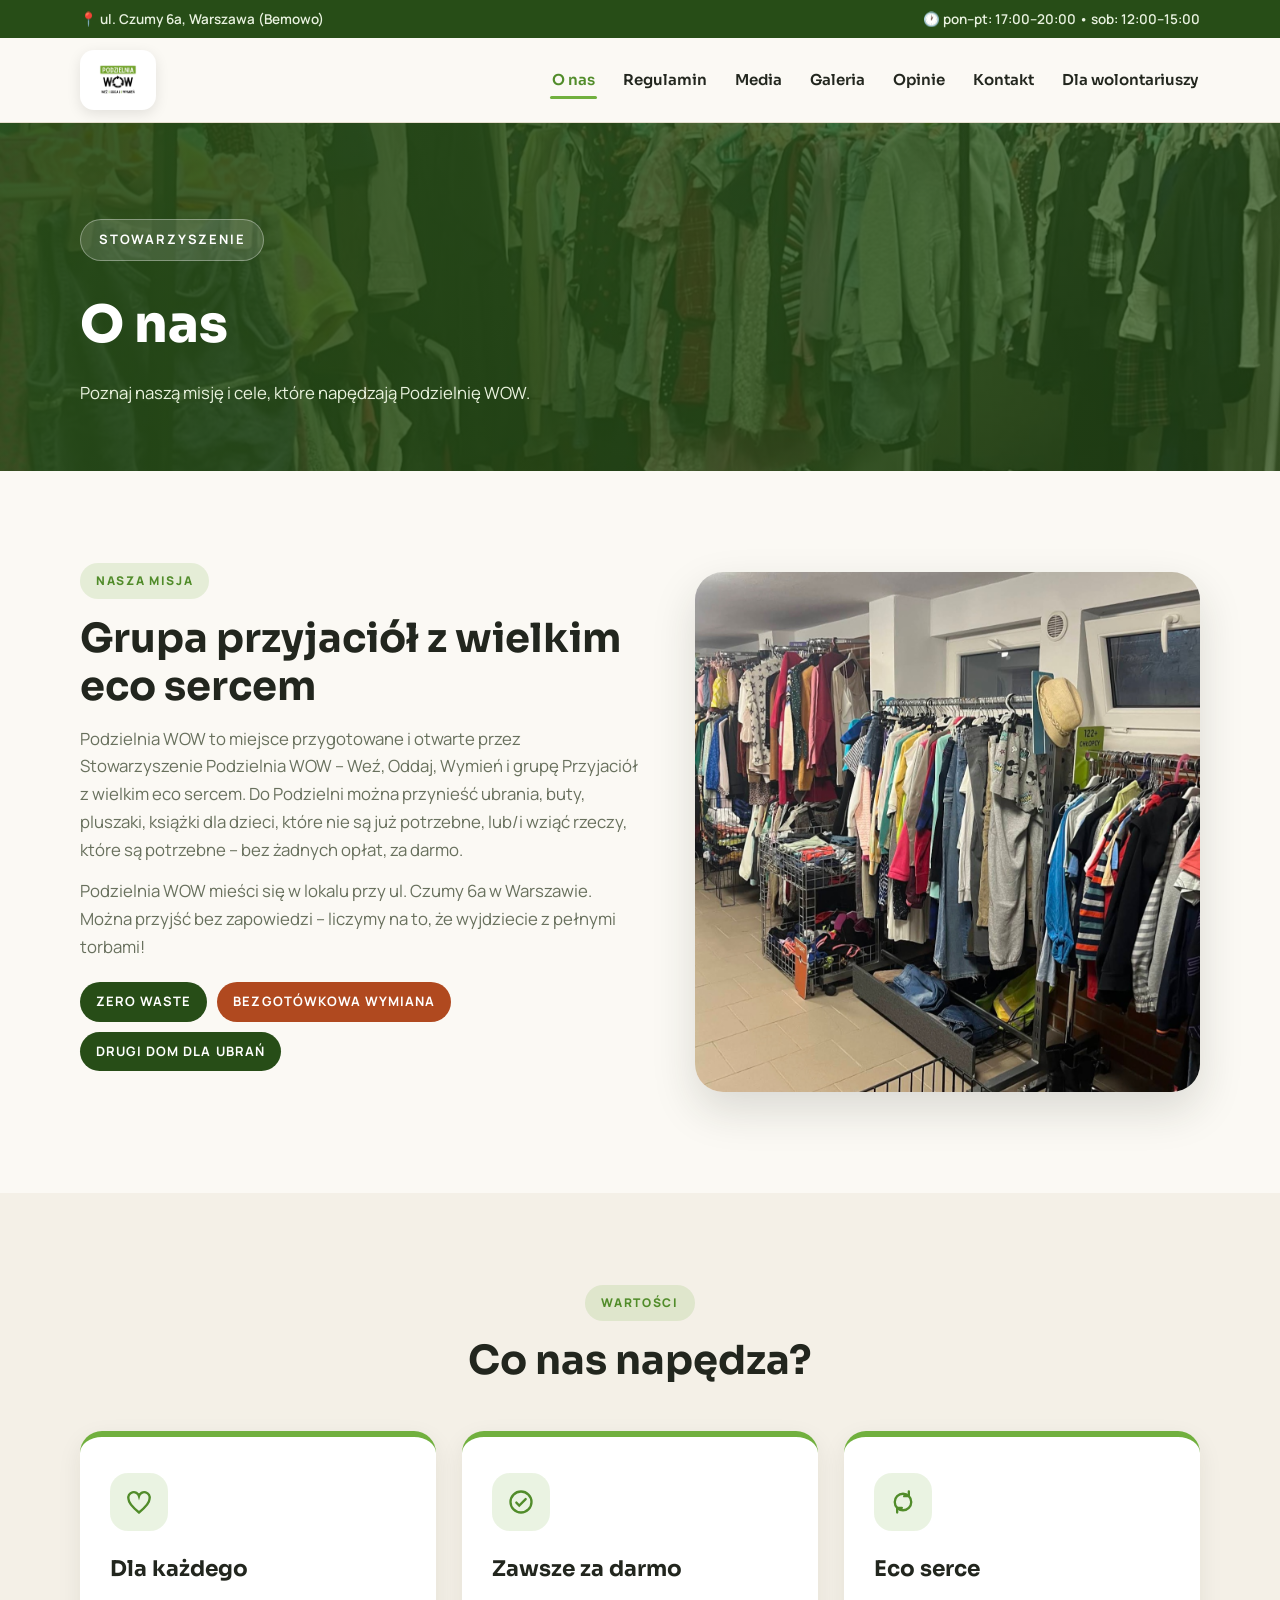
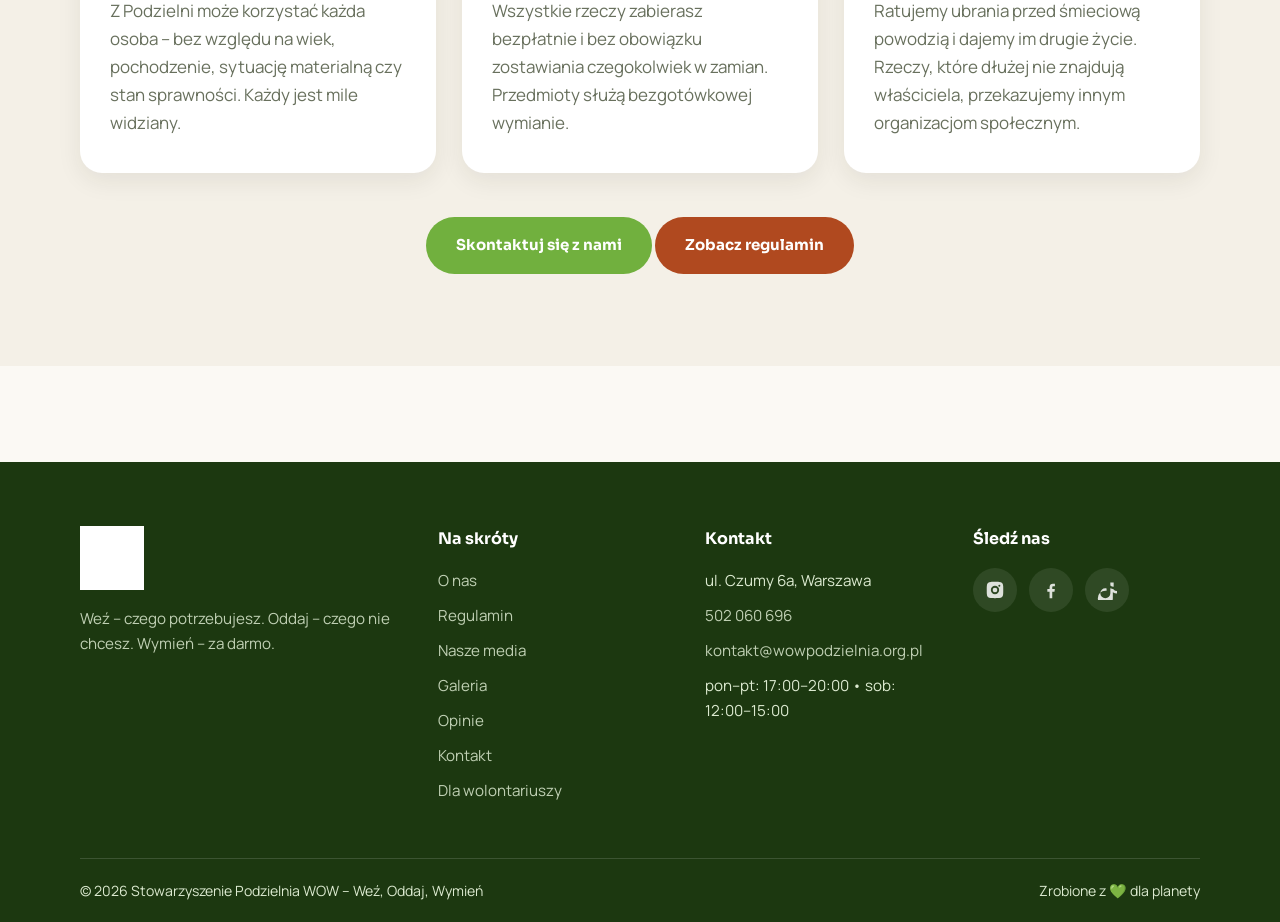
<file: o-nas.html>
<!DOCTYPE html>
<html lang="pl">
<head>
<meta charset="UTF-8"><meta name="viewport" content="width=device-width, initial-scale=1.0">
<title>O nas – Podzielnia WOW</title>
<meta name="description" content="Poznaj naszą misję i cele, które napędzają Podzielnię WOW – Stowarzyszenie Podzielnia WOW i grupa przyjaciół z wielkim eco sercem.">
<link rel="icon" type="image/png" href="Podzielnialogo.png">
<link rel="preconnect" href="https://fonts.googleapis.com"><link rel="preconnect" href="https://fonts.gstatic.com" crossorigin>
<link href="https://fonts.googleapis.com/css2?family=Manrope:wght@400;500;600;700;800&family=Sora:wght@400;600;700;800&display=swap" rel="stylesheet">
<link rel="stylesheet" href="style.css">
</head>
<body>

<div class="topbar"><div class="container topbar-inner">
  <span>📍 ul. Czumy 6a, Warszawa (Bemowo)</span>
  <span>🕐 pon–pt: 17:00–20:00 • sob: 12:00–15:00</span>
</div></div>

<header class="header" id="header"><div class="container header-inner">
  <a class="brand" href="index.html"><img src="Podzielnialogo.png" alt="Podzielnia WOW – Weź, Oddaj, Wymień"></a>
  <nav class="nav" id="nav">
    <a href="o-nas.html" class="active">O nas</a>
    <a href="regulamin.html">Regulamin</a>
    <a href="media.html">Media</a>
    <a href="galeria.html">Galeria</a>
    <a href="opinie.html">Opinie</a>
    <a href="kontakt.html">Kontakt</a>
    <a href="wolontariusze.html">Dla wolontariuszy</a>
  </nav>
  <button class="burger" id="burger" aria-label="Otwórz menu" aria-expanded="false"><span></span><span></span><span></span></button>
</div></header>

<section class="page-hero"><div class="page-hero-bg"><img src="pz1.png" alt=""></div>
  <div class="container">
    <span class="kicker">Stowarzyszenie</span>
    <h1>O nas</h1>
    <p>Poznaj naszą misję i cele, które napędzają Podzielnię WOW.</p>
  </div>
</section>

<section class="section"><div class="container split">
  <div data-reveal>
    <span class="eyebrow">Nasza misja</span>
    <h2>Grupa przyjaciół z wielkim eco sercem</h2>
    <p class="lead">Podzielnia WOW to miejsce przygotowane i otwarte przez Stowarzyszenie Podzielnia WOW – Weź, Oddaj, Wymień i grupę Przyjaciół z wielkim eco sercem. Do Podzielni można przynieść ubrania, buty, pluszaki, książki dla dzieci, które nie są już potrzebne, lub/i wziąć rzeczy, które są potrzebne – bez żadnych opłat, za darmo.</p>
    <p class="lead" style="margin-top:14px">Podzielnia WOW mieści się w lokalu przy ul. Czumy 6a w Warszawie. Można przyjść bez zapowiedzi – liczymy na to, że wyjdziecie z pełnymi torbami!</p>
    <div class="chips"><span class="chip">ZERO WASTE</span><span class="chip t">BEZGOTÓWKOWA WYMIANA</span><span class="chip">DRUGI DOM DLA UBRAŃ</span></div>
  </div>
  <img src="pz2.png" alt="Osoby korzystające z Podzielni WOW" data-reveal style="--d:.15s">
</div></section>

<section class="section section-alt"><div class="container">
  <div class="section-head center" data-reveal><span class="eyebrow">Wartości</span><h2>Co nas napędza?</h2></div>
  <div class="steps">
    <article class="step" data-reveal><div class="ico"><svg viewBox="0 0 24 24" fill="none" stroke-width="2" stroke-linecap="round"><path d="M12 21C7 17 3 13.5 3 9.5A4.5 4.5 0 0 1 12 7a4.5 4.5 0 0 1 9 2.5c0 4-4 7.5-9 11.5z"/></svg></div>
      <h3>Dla każdego</h3><p>Z Podzielni może korzystać każda osoba – bez względu na wiek, pochodzenie, sytuację materialną czy stan sprawności. Każdy jest mile widziany.</p></article>
    <article class="step" data-reveal style="--d:.12s"><div class="ico"><svg viewBox="0 0 24 24" fill="none" stroke-width="2" stroke-linecap="round"><circle cx="12" cy="12" r="9"/><path d="M8 12.5l2.5 2.5L16 9.5"/></svg></div>
      <h3>Zawsze za darmo</h3><p>Wszystkie rzeczy zabierasz bezpłatnie i bez obowiązku zostawiania czegokolwiek w zamian. Przedmioty służą bezgotówkowej wymianie.</p></article>
    <article class="step" data-reveal style="--d:.24s"><div class="ico"><svg viewBox="0 0 24 24" fill="none" stroke-width="2" stroke-linecap="round"><path d="M7 17a7 7 0 0 1 10-10M17 7a7 7 0 0 1-10 10"/><path d="M17 3v4h-4M7 21v-4h4"/></svg></div>
      <h3>Eco serce</h3><p>Ratujemy ubrania przed śmieciową powodzią i dajemy im drugie życie. Rzeczy, które dłużej nie znajdują właściciela, przekazujemy innym organizacjom społecznym.</p></article>
  </div>
  <div style="text-align:center;margin-top:44px" data-reveal>
    <a class="btn btn-green" href="kontakt.html">Skontaktuj się z nami</a>
    <a class="btn btn-terra" href="regulamin.html">Zobacz regulamin</a>
  </div>
</div></section>

<footer class="footer"><div class="container footer-grid">
  <div><img src="Podzielnialogo.png" alt="Podzielnia WOW" style="height:64px;margin-bottom:16px;filter:brightness(0) invert(1)">
    <p style="font-size:.95rem;opacity:.85">Weź – czego potrzebujesz. Oddaj – czego nie chcesz. Wymień – za darmo.</p>
  </div>
  <div><h4>Na skróty</h4><ul>
    <li><a href="o-nas.html">O nas</a></li><li><a href="regulamin.html">Regulamin</a></li>
    <li><a href="media.html">Nasze media</a></li><li><a href="galeria.html">Galeria</a></li>
    <li><a href="opinie.html">Opinie</a></li><li><a href="kontakt.html">Kontakt</a></li>
    <li><a href="wolontariusze.html">Dla wolontariuszy</a></li>
  </ul></div>
  <div><h4>Kontakt</h4><ul>
    <li>ul. Czumy 6a, Warszawa</li>
    <li><a href="tel:+48502060696">502 060 696</a></li>
    <li><a href="mailto:kontakt@wowpodzielnia.org.pl">kontakt@wowpodzielnia.org.pl</a></li>
    <li>pon–pt: 17:00–20:00 • sob: 12:00–15:00</li>
  </ul></div>
  <div><h4>Śledź nas</h4><div class="socials">
    <a href="#" aria-label="Instagram"><svg viewBox="0 0 24 24"><path d="M12 2.2c3.2 0 3.6 0 4.9.1 3.3.1 4.8 1.7 4.9 4.9.1 1.3.1 1.6.1 4.8s0 3.6-.1 4.8c-.1 3.2-1.7 4.8-4.9 4.9-1.3.1-1.6.1-4.9.1s-3.6 0-4.9-.1c-3.3-.1-4.8-1.7-4.9-4.9-.1-1.3-.1-1.6-.1-4.8s0-3.6.1-4.8C2.3 4 3.9 2.4 7.1 2.3c1.3-.1 1.7-.1 4.9-.1zM12 7a5 5 0 1 0 0 10 5 5 0 0 0 0-10zm0 2.2a2.8 2.8 0 1 1 0 5.6 2.8 2.8 0 0 1 0-5.6zm5.2-3.4a1.2 1.2 0 1 0 0 2.4 1.2 1.2 0 0 0 0-2.4z"/></svg></a>
    <a href="#" aria-label="Facebook"><svg viewBox="0 0 24 24"><path d="M13.5 22v-8h2.7l.4-3.1h-3.1V8.9c0-.9.3-1.5 1.6-1.5h1.6V4.6c-.3 0-1.3-.1-2.4-.1-2.4 0-4 1.4-4 4.1v2.3H7.6V14h2.7v8h3.2z"/></svg></a>
    <a href="#" aria-label="TikTok"><svg viewBox="0 0 24 24"><path d="M16 3v3.5a6 6 0 0 0 4 1.5v3a9 9 0 0 1-4-1v6a6 6 0 1 1-6-6c.5 0 1 .1 1.5.2V13a9 9 0 0 0-1.5-.2 9 9 0 1 0 9 9v-7a9 9 0 0 0 5 1.5v-3a6 6 0 0 1-4-1.5V3h-4z"/></svg></a>
  </div></div>
</div>
<div class="container footer-bottom">
  <span>© <span id="year"></span> Stowarzyszenie Podzielnia WOW – Weź, Oddaj, Wymień</span>
  <span>Zrobione z 💚 dla planety</span>
</div></footer>

<script src="script.js"></script>
</body>
</html>
</file>
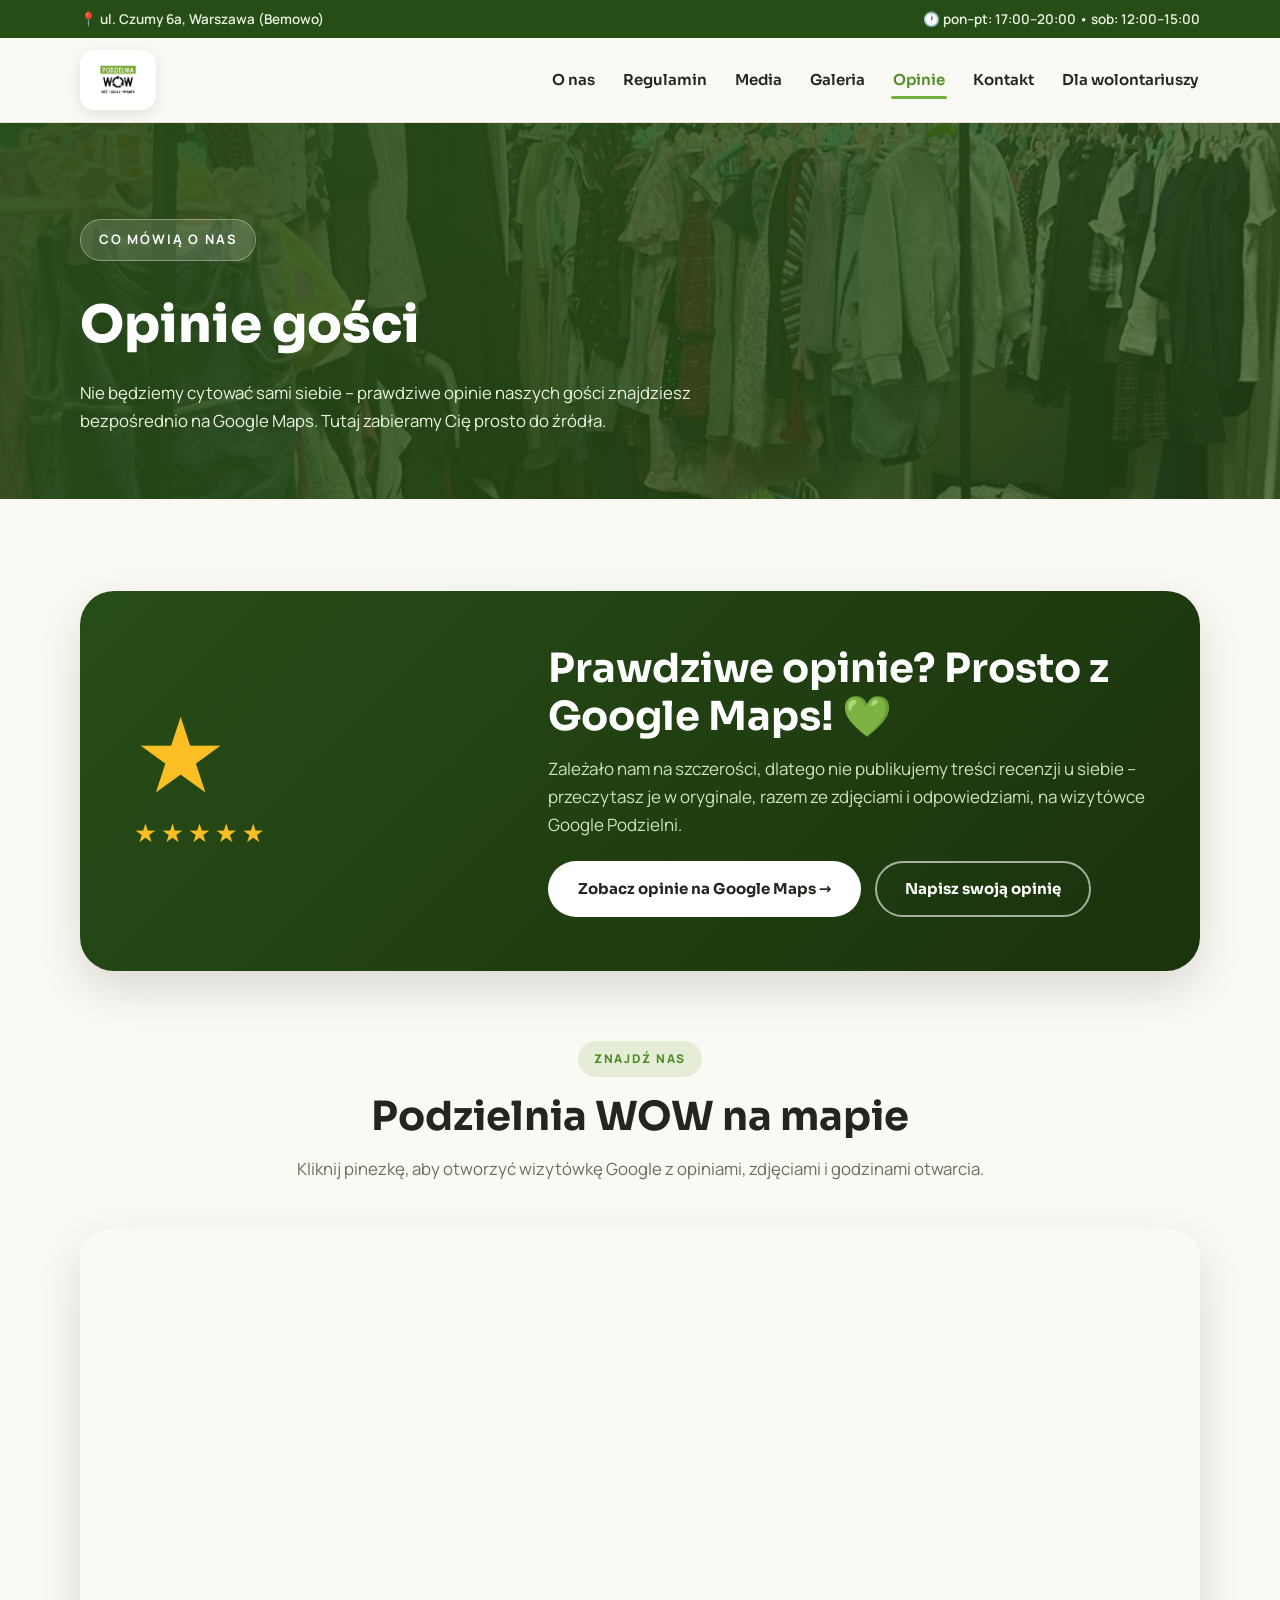
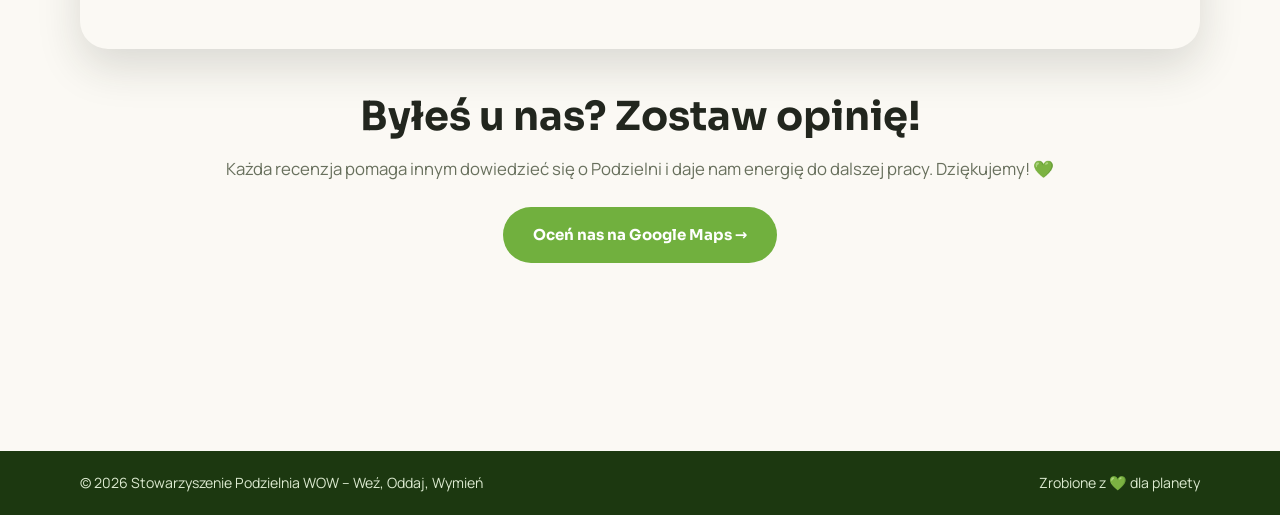
<file: opinie.html>
<!DOCTYPE html>
<html lang="pl">
<head>
<meta charset="UTF-8"><meta name="viewport" content="width=device-width, initial-scale=1.0">
<title>Opinie – Podzielnia WOW</title>
<meta name="description" content="Prawdziwe opinie o Podzielni WOW przeczytasz na Google Maps – zapraszamy!">
<link rel="icon" type="image/png" href="Podzielnialogo.png">
<link rel="preconnect" href="https://fonts.googleapis.com"><link rel="preconnect" href="https://fonts.gstatic.com" crossorigin>
<link href="https://fonts.googleapis.com/css2?family=Manrope:wght@400;500;600;700;800&family=Sora:wght@400;600;700;800&display=swap" rel="stylesheet">
<link rel="stylesheet" href="style.css">
</head>
<body>
<div class="topbar"><div class="container topbar-inner">
  <span>📍 ul. Czumy 6a, Warszawa (Bemowo)</span><span>🕐 pon–pt: 17:00–20:00 • sob: 12:00–15:00</span>
</div></div>
<header class="header" id="header"><div class="container header-inner">
  <a class="brand" href="index.html"><img src="Podzielnialogo.png" alt="Podzielnia WOW – Weź, Oddaj, Wymień"></a>
  <nav class="nav" id="nav">
    <a href="o-nas.html">O nas</a><a href="regulamin.html">Regulamin</a><a href="media.html">Media</a>
    <a href="galeria.html">Galeria</a><a href="opinie.html" class="active">Opinie</a>
    <a href="kontakt.html">Kontakt</a><a href="wolontariusze.html">Dla wolontariuszy</a>
  </nav>
  <button class="burger" id="burger" aria-label="Otwórz menu" aria-expanded="false"><span></span><span></span><span></span></button>
</div></header>

<section class="page-hero"><div class="page-hero-bg"><img src="pz1.png" alt=""></div>
  <div class="container">
    <span class="kicker">Co mówią o nas</span>
    <h1>Opinie gości</h1>
    <p>Nie będziemy cytować sami siebie – prawdziwe opinie naszych gości znajdziesz bezpośrednio na Google Maps. Tutaj zabieramy Cię prosto do źródła.</p>
  </div>
</section>

<section class="section"><div class="container">
  <div class="rating-summary" data-reveal>
    <div>
      <div class="rating-star">★</div>
      <div class="stars">★★★★★</div>
    </div>
    <div>
      <h2 style="color:#fff">Prawdziwe opinie? Prosto z Google Maps! 💚</h2>
      <p style="color:#cfe3bd;margin-top:10px">Zależało nam na szczerości, dlatego nie publikujemy treści recenzji u siebie – przeczytasz je w oryginale, razem ze zdjęciami i odpowiedziami, na wizytówce Google Podzielni.</p>
      <div style="display:flex;gap:14px;flex-wrap:wrap;margin-top:22px">
        <a class="btn btn-light" href="https://www.google.com/maps/search/Podzielnia+WoW,+Czumy+6a,+Warszawa" target="_blank" rel="noopener">Zobacz opinie na Google Maps →</a>
        <a class="btn btn-ghost" href="https://www.google.com/maps/search/Podzielnia+WoW,+Czumy+6a,+Warszawa" target="_blank" rel="noopener">Napisz swoją opinię</a>
      </div>
    </div>
  </div>

  <div class="section-head center" style="margin-top:70px" data-reveal>
    <span class="eyebrow">Znajdź nas</span>
    <h2>Podzielnia WOW na mapie</h2>
    <p class="lead">Kliknij pinezkę, aby otworzyć wizytówkę Google z opiniami, zdjęciami i godzinami otwarcia.</p>
  </div>
  <div class="map" data-reveal>
    <iframe title="Podzielnia WOW na mapie Google – ul. Czumy 6a, Warszawa" src="https://www.google.com/maps?q=Podzielnia%20WoW%2C%20Czumy%206a%2C%20Warszawa&output=embed" loading="lazy"></iframe>
  </div>

  <div class="write-review" data-reveal>
    <h2 style="margin-bottom:14px">Byłeś u nas? Zostaw opinię!</h2>
    <p class="lead">Każda recenzja pomaga innym dowiedzieć się o Podzielni i daje nam energię do dalszej pracy. Dziękujemy! 💚</p>
    <a class="btn btn-green btn-pulse" style="margin-top:24px" href="https://www.google.com/maps/search/Podzielnia+WoW,+Czumy+6a,+Warszawa" target="_blank" rel="noopener">Oceń nas na Google Maps →</a>
  </div>
</div></section>

<footer class="footer"><div class="container footer-bottom" style="border:0">
  <span>© <span id="year"></span> Stowarzyszenie Podzielnia WOW – Weź, Oddaj, Wymień</span>
  <span>Zrobione z 💚 dla planety</span>
</div></footer>
<script src="script.js"></script>
</body>
</html>
</file>
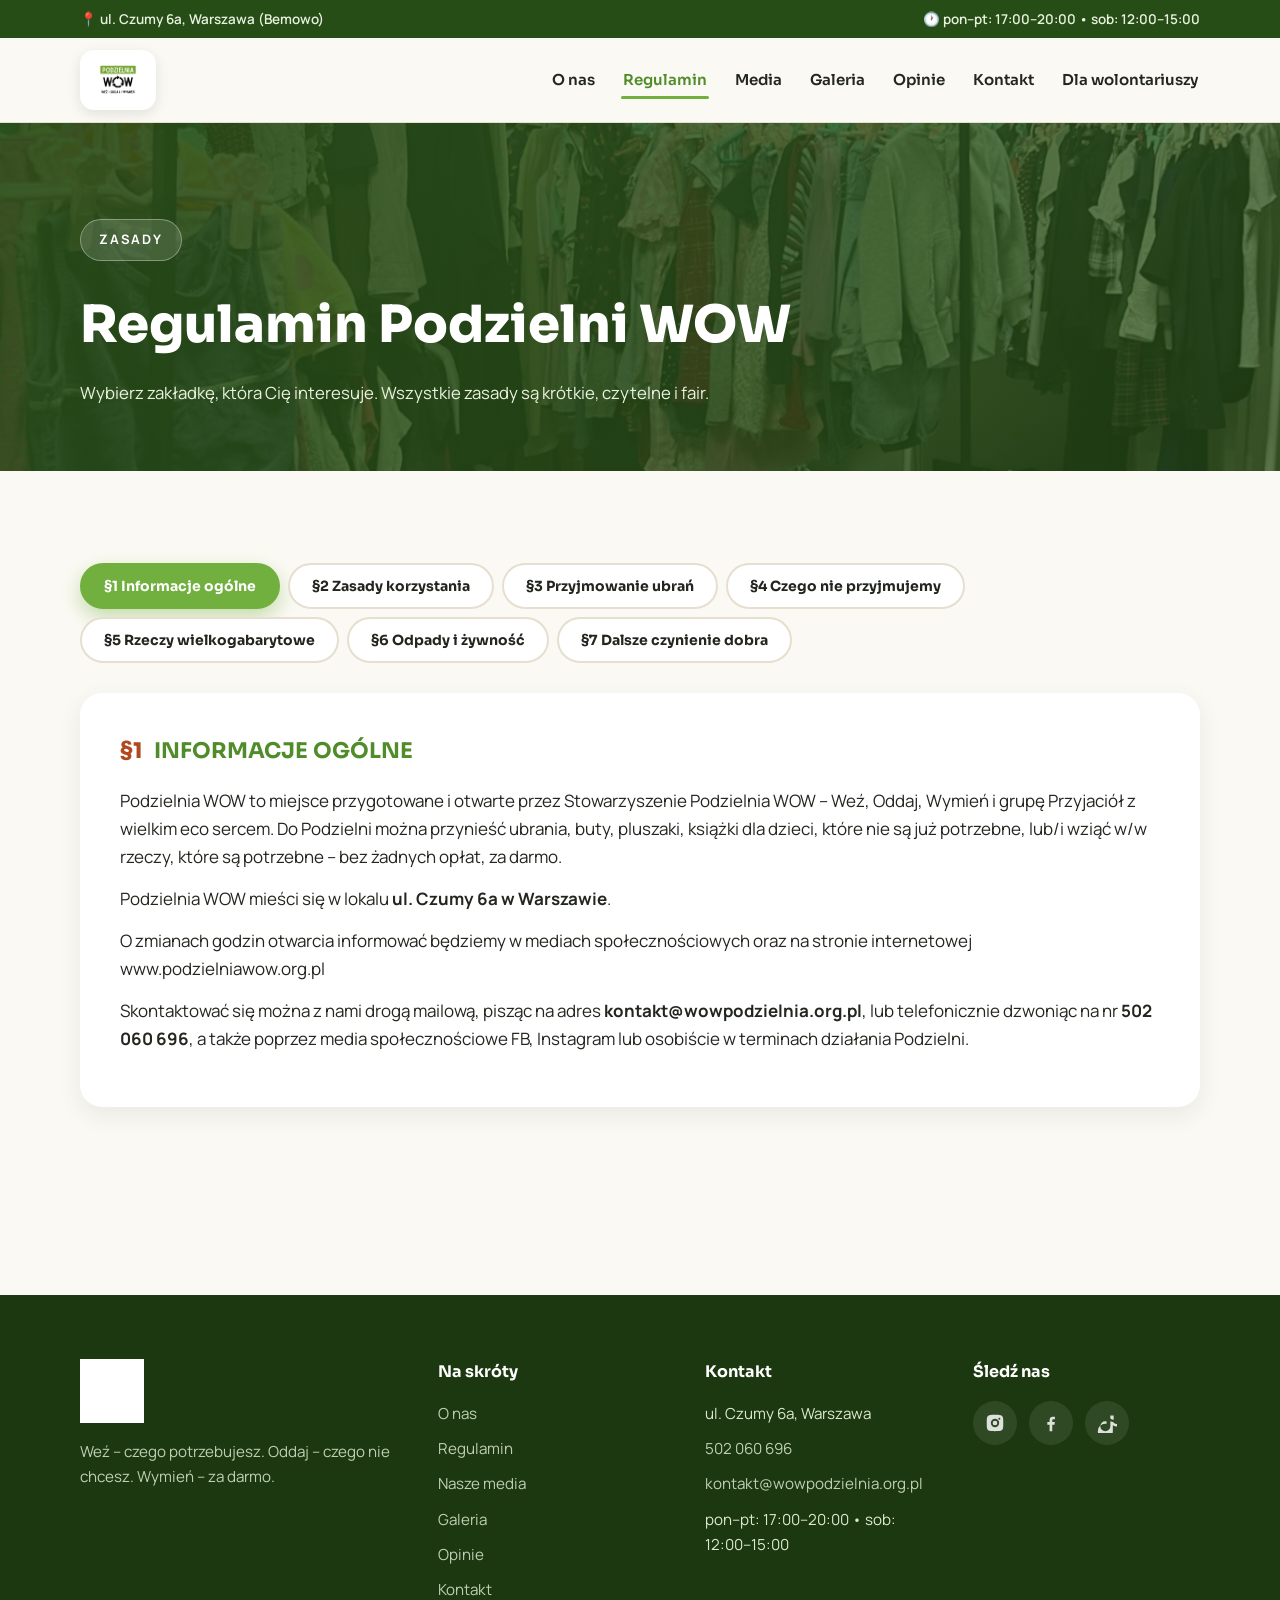
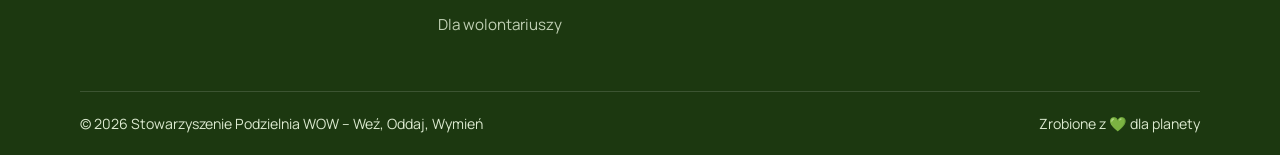
<file: regulamin.html>
<!DOCTYPE html>
<html lang="pl">
<head>
<meta charset="UTF-8"><meta name="viewport" content="width=device-width, initial-scale=1.0">
<title>Regulamin – Podzielnia WOW</title>
<meta name="description" content="Regulamin Podzielni WOW w czytelnych zakładkach.">
<link rel="icon" type="image/png" href="Podzielnialogo.png">
<link rel="preconnect" href="https://fonts.googleapis.com"><link rel="preconnect" href="https://fonts.gstatic.com" crossorigin>
<link href="https://fonts.googleapis.com/css2?family=Manrope:wght@400;500;600;700;800&family=Sora:wght@400;600;700;800&display=swap" rel="stylesheet">
<link rel="stylesheet" href="style.css">
</head>
<body>

<div class="topbar"><div class="container topbar-inner">
  <span>📍 ul. Czumy 6a, Warszawa (Bemowo)</span>
  <span>🕐 pon–pt: 17:00–20:00 • sob: 12:00–15:00</span>
</div></div>

<header class="header" id="header"><div class="container header-inner">
  <a class="brand" href="index.html"><img src="Podzielnialogo.png" alt="Podzielnia WOW – Weź, Oddaj, Wymień"></a>
  <nav class="nav" id="nav">
    <a href="o-nas.html">O nas</a>
    <a href="regulamin.html" class="active">Regulamin</a>
    <a href="media.html">Media</a>
    <a href="galeria.html">Galeria</a>
    <a href="opinie.html">Opinie</a>
    <a href="kontakt.html">Kontakt</a>
    <a href="wolontariusze.html">Dla wolontariuszy</a>
  </nav>
  <button class="burger" id="burger" aria-label="Otwórz menu" aria-expanded="false"><span></span><span></span><span></span></button>
</div></header>

<section class="page-hero"><div class="page-hero-bg"><img src="pz1.png" alt=""></div>
  <div class="container">
    <span class="kicker">Zasady</span>
    <h1>Regulamin Podzielni WOW</h1>
    <p>Wybierz zakładkę, która Cię interesuje. Wszystkie zasady są krótkie, czytelne i fair.</p>
  </div>
</section>

<section class="section"><div class="container">
  <div class="law-tabs" data-reveal>
    <button class="law-tab active" data-tab="p1">§1 Informacje ogólne</button>
    <button class="law-tab" data-tab="p2">§2 Zasady korzystania</button>
    <button class="law-tab" data-tab="p3">§3 Przyjmowanie ubrań</button>
    <button class="law-tab" data-tab="p4">§4 Czego nie przyjmujemy</button>
    <button class="law-tab" data-tab="p5">§5 Rzeczy wielkogabarytowe</button>
    <button class="law-tab" data-tab="p6">§6 Odpady i żywność</button>
    <button class="law-tab" data-tab="p7">§7 Dalsze czynienie dobra</button>
  </div>

  <div class="law-panel active" id="p1"><article class="law">
    <h3><span class="par">§1</span> INFORMACJE OGÓLNE</h3>
    <p>Podzielnia WOW to miejsce przygotowane i otwarte przez Stowarzyszenie Podzielnia WOW – Weź, Oddaj, Wymień i grupę Przyjaciół z wielkim eco sercem. Do Podzielni można przynieść ubrania, buty, pluszaki, książki dla dzieci, które nie są już potrzebne, lub/i wziąć w/w rzeczy, które są potrzebne – bez żadnych opłat, za darmo.</p>
    <p>Podzielnia WOW mieści się w lokalu <strong>ul. Czumy 6a w Warszawie</strong>.</p>
    <p>O zmianach godzin otwarcia informować będziemy w mediach społecznościowych oraz na stronie internetowej www.podzielniawow.org.pl</p>
    <p>Skontaktować się można z nami drogą mailową, pisząc na adres <strong>kontakt@wowpodzielnia.org.pl</strong>, lub telefonicznie dzwoniąc na nr <strong>502 060 696</strong>, a także poprzez media społecznościowe FB, Instagram lub osobiście w terminach działania Podzielni.</p>
  </article></div>

  <div class="law-panel" id="p2"><article class="law">
    <h3><span class="par">§2</span> GŁÓWNE ZASADY KORZYSTANIA Z PODZIELNI WOW</h3>
    <ol>
      <li>Z Podzielni może korzystać każda osoba, bez względu na miejsce zamieszkania, pochodzenie, wiek, płeć, orientację seksualną, wyznanie, stan cywilny, stopień sprawności czy sytuację materialną.</li>
      <li>Każdy może przyjść i wziąć ubrania, buty, pluszaki, książki dla dzieci, których potrzebuje – bezpłatnie i bez obowiązku zostawiania czegokolwiek w zamian.</li>
      <li>Rzeczy zabierane są na własną odpowiedzialność.</li>
      <li>Nie prowadzimy rezerwacji ubrań ani butów – wystawione, wywieszone są dostępne.</li>
      <li>Nie ponosimy odpowiedzialności za rzeczy osobiste pozostawione w Podzielni bez opieki.</li>
      <li>Wszyscy korzystający z Podzielni proszeni są o dbanie o porządek.</li>
      <li>Osoba / wolontariusz na dyżurze ma prawo wyprosić osoby nietrzeźwe, naruszające regulamin i/lub zasady norm społecznych.</li>
      <li>Osoba dyżurująca / wolontariusz dla rozpoznania nosi identyfikator z logo Podzielni.</li>
    </ol>
  </article></div>

  <div class="law-panel" id="p3"><article class="law">
    <h3><span class="par">§3</span> GŁÓWNE ZASADY PRZYJMOWANIA UBRAŃ ORAZ BUTÓW</h3>
    <ol>
      <li>Przyjmujemy ubrania, buty, pluszaki i książki dla dzieci.</li>
      <li>Rzeczy można przynosić wyłącznie osobiście, w godzinach otwarcia Podzielni.</li>
      <li>W żadnym wypadku nie można pozostawiać rzeczy pod drzwiami lokalu poza godzinami pracy.</li>
      <li>Uwaga – teren jest monitorowany.</li>
      <li>Rzeczy dostarczane w innej formie niż osobiście nie będą przyjmowane.</li>
      <li>Przyniesione rzeczy powinny być przekazane osobie dyżurującej.</li>
      <li>Osoby odwiedzające, korzystające z Podzielni, nie mogą samodzielnie rozwieszać przyniesionych ubrań.</li>
      <li>Przyjmujemy ubrania i buty wyłącznie w dobrym stanie, czyste, bez plam, dziur, innych uszkodzeń.</li>
      <li>Przyjmujemy pluszaki oraz książki dla dzieci wyłącznie w bardzo dobrym stanie.</li>
      <li>Przyjmujemy pluszaki i książki dla dzieci w ograniczonej ilości – po jednej półce na każdą z tych kategorii.</li>
      <li>W przypadku zapełnionej półki na pluszaki i na książki – zastrzegamy sobie prawo do odmowy przyjęcia tego typu rzeczy.</li>
      <li>Jako Podzielnia zastrzegamy sobie prawo do odmowy przyjęcia ubrań i butów w stanie niezgodnym z regulaminem.</li>
      <li>Zastrzegamy sobie prawo do utylizacji ubrań i obuwia zgodnie z przepisami prawa.</li>
      <li>Każda osoba, w momencie przekazania przyniesionych ubrań wolontariuszowi, wyzbywa się prawa własności i dobrowolnie wyraża zgodę na dalsze przekazywanie tych rzeczy innym osobom.</li>
    </ol>
    <div class="callout">⚠️ Uwaga – teren jest monitorowany. Nie zostawiaj rzeczy pod drzwiami lokalu!</div>
  </article></div>

  <div class="law-panel" id="p4"><article class="law">
    <h3><span class="par">§4</span> CZEGO NIE PRZYJMUJEMY DO PODZIELNI</h3>
    <p>1. Do Podzielni nie przyjmujemy:</p>
    <ol class="abc">
      <li>sprzętów małego AGD,</li>
      <li>mebli, dużego AGD,</li>
      <li>akcesoriów dziecięcych, w szczególności: wózków dziecięcych, wanienek, fotelików samochodowych, krzesełek i stolików do karmienia, łóżeczek dziecięcych, kojców, przewijaków, chodzików, rowerków i hulajnóg dziecięcych, dużych zabawek gabarytowych (np. jeździków, domków, kuchni zabawkowych), materacy dziecięcych, mebli dziecięcych,</li>
      <li>zabawek dziecięcych poza tymi wymienionymi w regulaminie,</li>
      <li>książek niezależnie od daty wydania i tematyki, poza tymi wymienionymi w regulaminie,</li>
      <li>artykułów spożywczych,</li>
      <li>innych przedmiotów, w tym: leków, broni i przedmiotów niebezpiecznych, odpadów, rzeczy zagrażających życiu i zdrowiu.</li>
    </ol>
    <p style="margin-top:14px">2. W zgodzie z właściwymi przepisami prawa nie przyjmujemy przedmiotów, których obrót jest regulowany, ograniczony lub zabroniony.</p>
    <div class="callout">📌 Masz wątpliwość, czy daną rzecz przyjmujemy? Zadzwoń lub napisz do nas przed przyjściem!</div>
  </article></div>

  <div class="law-panel" id="p5"><article class="law">
    <h3><span class="par">§5</span> RZECZY WIELKOGABARYTOWE I PUNKT ODBIORU WYMIANY</h3>
    <p>Rzeczy wielkogabarytowe i punkt odbioru wymiany w ramach działania strony „Uwaga, śmieciarka jedzie?” – do decyzji.</p>
  </article></div>

  <div class="law-panel" id="p6"><article class="law">
    <h3><span class="par">§6</span> INFORMACJE DODATKOWE: ODPADY I ŻYWNOŚĆ</h3>
    <p>1. Podzielnia WOW nie jest miejscem do pozostawiania odpadów:</p>
    <ol class="abc">
      <li>zużyte ubrania i tekstylia należy wrzucać do przeznaczonych do tego kontenerów,</li>
      <li>na życzenie udostępniamy mapkę najbliższych kontenerów,</li>
      <li>odpady wielkogabarytowe oraz elektrośmieci należy oddać do Punktu Selektywnego Zbierania Odpadów Komunalnych (PSZOK). Najbliższy PSZOK znajduje się przy ul. Kampinoskiej 1,</li>
      <li>produkty spożywcze można przekazywać do Jadłodzielni (np. przy ul. Przybyszewskiego 80/82 lub ul. Conrada 6).</li>
    </ol>
  </article></div>

  <div class="law-panel" id="p7"><article class="law">
    <h3><span class="par">§7</span> DALSZE CZYNIENIE DOBRA</h3>
    <p>Nie popieramy masowego pozyskiwania rzeczy w celu ich dalszej odsprzedaży.</p>
    <p>Zastrzegamy sobie prawo do przekazywania rzeczy, które przez dłuższy czas nie znajdują nowego właściciela, innym organizacjom prowadzącym działalność społeczną.</p>
    <p>Przedmioty w Podzielni WOW służą bezgotówkowej wymianie.</p>
  </article></div>
</div></section>

<footer class="footer"><div class="container footer-grid">
  <div><img src="Podzielnialogo.png" alt="Podzielnia WOW" style="height:64px;margin-bottom:16px;filter:brightness(0) invert(1)">
    <p style="font-size:.95rem;opacity:.85">Weź – czego potrzebujesz. Oddaj – czego nie chcesz. Wymień – za darmo.</p>
  </div>
  <div><h4>Na skróty</h4><ul>
    <li><a href="o-nas.html">O nas</a></li><li><a href="regulamin.html">Regulamin</a></li>
    <li><a href="media.html">Nasze media</a></li><li><a href="galeria.html">Galeria</a></li>
    <li><a href="opinie.html">Opinie</a></li><li><a href="kontakt.html">Kontakt</a></li>
    <li><a href="wolontariusze.html">Dla wolontariuszy</a></li>
  </ul></div>
  <div><h4>Kontakt</h4><ul>
    <li>ul. Czumy 6a, Warszawa</li>
    <li><a href="tel:+48502060696">502 060 696</a></li>
    <li><a href="mailto:kontakt@wowpodzielnia.org.pl">kontakt@wowpodzielnia.org.pl</a></li>
    <li>pon–pt: 17:00–20:00 • sob: 12:00–15:00</li>
  </ul></div>
  <div><h4>Śledź nas</h4><div class="socials">
    <a href="#" aria-label="Instagram"><svg viewBox="0 0 24 24"><path d="M12 2.2c3.2 0 3.6 0 4.9.1 3.3.1 4.8 1.7 4.9 4.9.1 1.3.1 1.6.1 4.8s0 3.6-.1 4.8c-.1 3.2-1.7 4.8-4.9 4.9-1.3.1-1.6.1-4.9.1s-3.6 0-4.9-.1c-3.3-.1-4.8-1.7-4.9-4.9-.1-1.3-.1-1.6-.1-4.8s0-3.6.1-4.8C2.3 4 3.9 2.4 7.1 2.3c1.3-.1 1.7-.1 4.9-.1zM12 7a5 5 0 1 0 0 10 5 5 0 0 0 0-10zm0 2.2a2.8 2.8 0 1 1 0 5.6 2.8 2.8 0 0 1 0-5.6zm5.2-3.4a1.2 1.2 0 1 0 0 2.4 1.2 1.2 0 0 0 0-2.4z"/></svg></a>
    <a href="#" aria-label="Facebook"><svg viewBox="0 0 24 24"><path d="M13.5 22v-8h2.7l.4-3.1h-3.1V8.9c0-.9.3-1.5 1.6-1.5h1.6V4.6c-.3 0-1.3-.1-2.4-.1-2.4 0-4 1.4-4 4.1v2.3H7.6V14h2.7v8h3.2z"/></svg></a>
    <a href="#" aria-label="TikTok"><svg viewBox="0 0 24 24"><path d="M16 3v3.5a6 6 0 0 0 4 1.5v3a9 9 0 0 1-4-1v6a6 6 0 1 1-6-6c.5 0 1 .1 1.5.2V13a9 9 0 0 0-1.5-.2 9 9 0 1 0 9 9v-7a9 9 0 0 0 5 1.5v-3a6 6 0 0 1-4-1.5V3h-4z"/></svg></a>
  </div></div>
</div>
<div class="container footer-bottom">
  <span>© <span id="year"></span> Stowarzyszenie Podzielnia WOW – Weź, Oddaj, Wymień</span>
  <span>Zrobione z 💚 dla planety</span>
</div></footer>

<script src="script.js"></script>
</body>
</html>
</file>
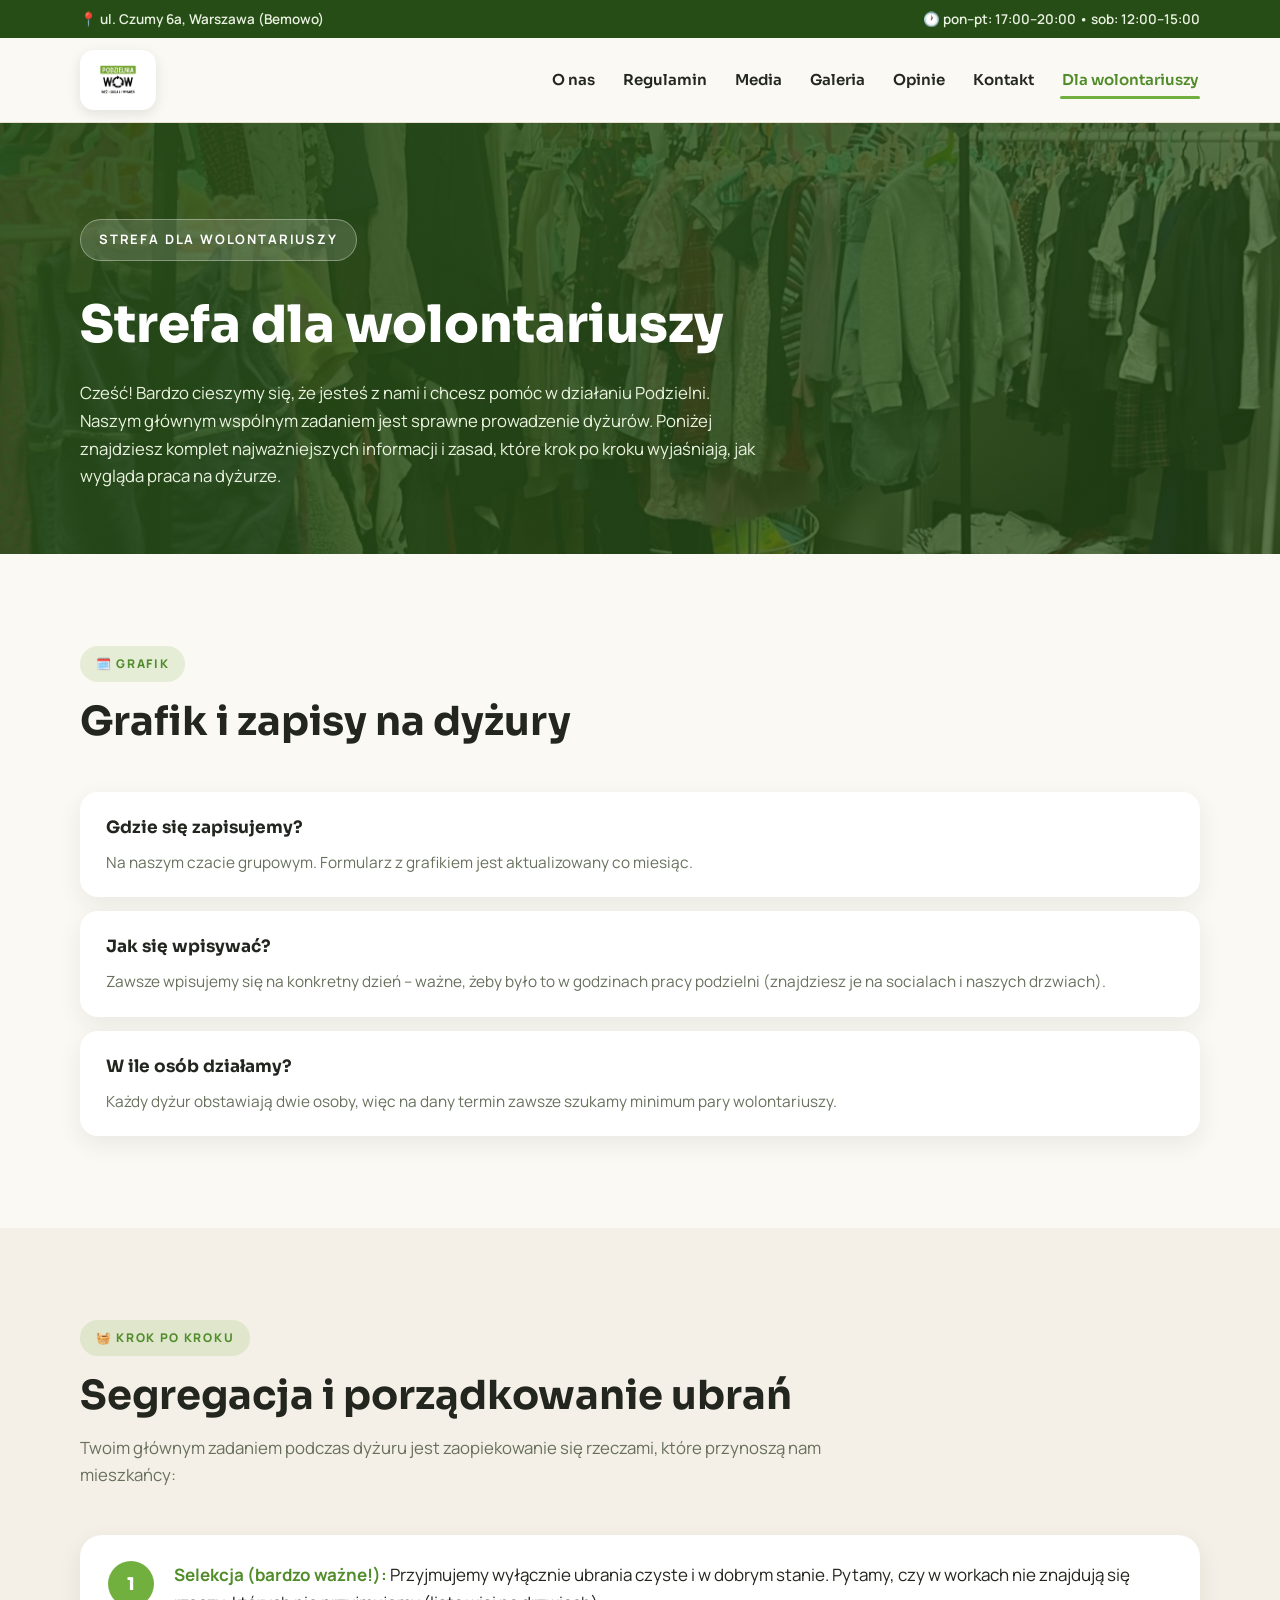
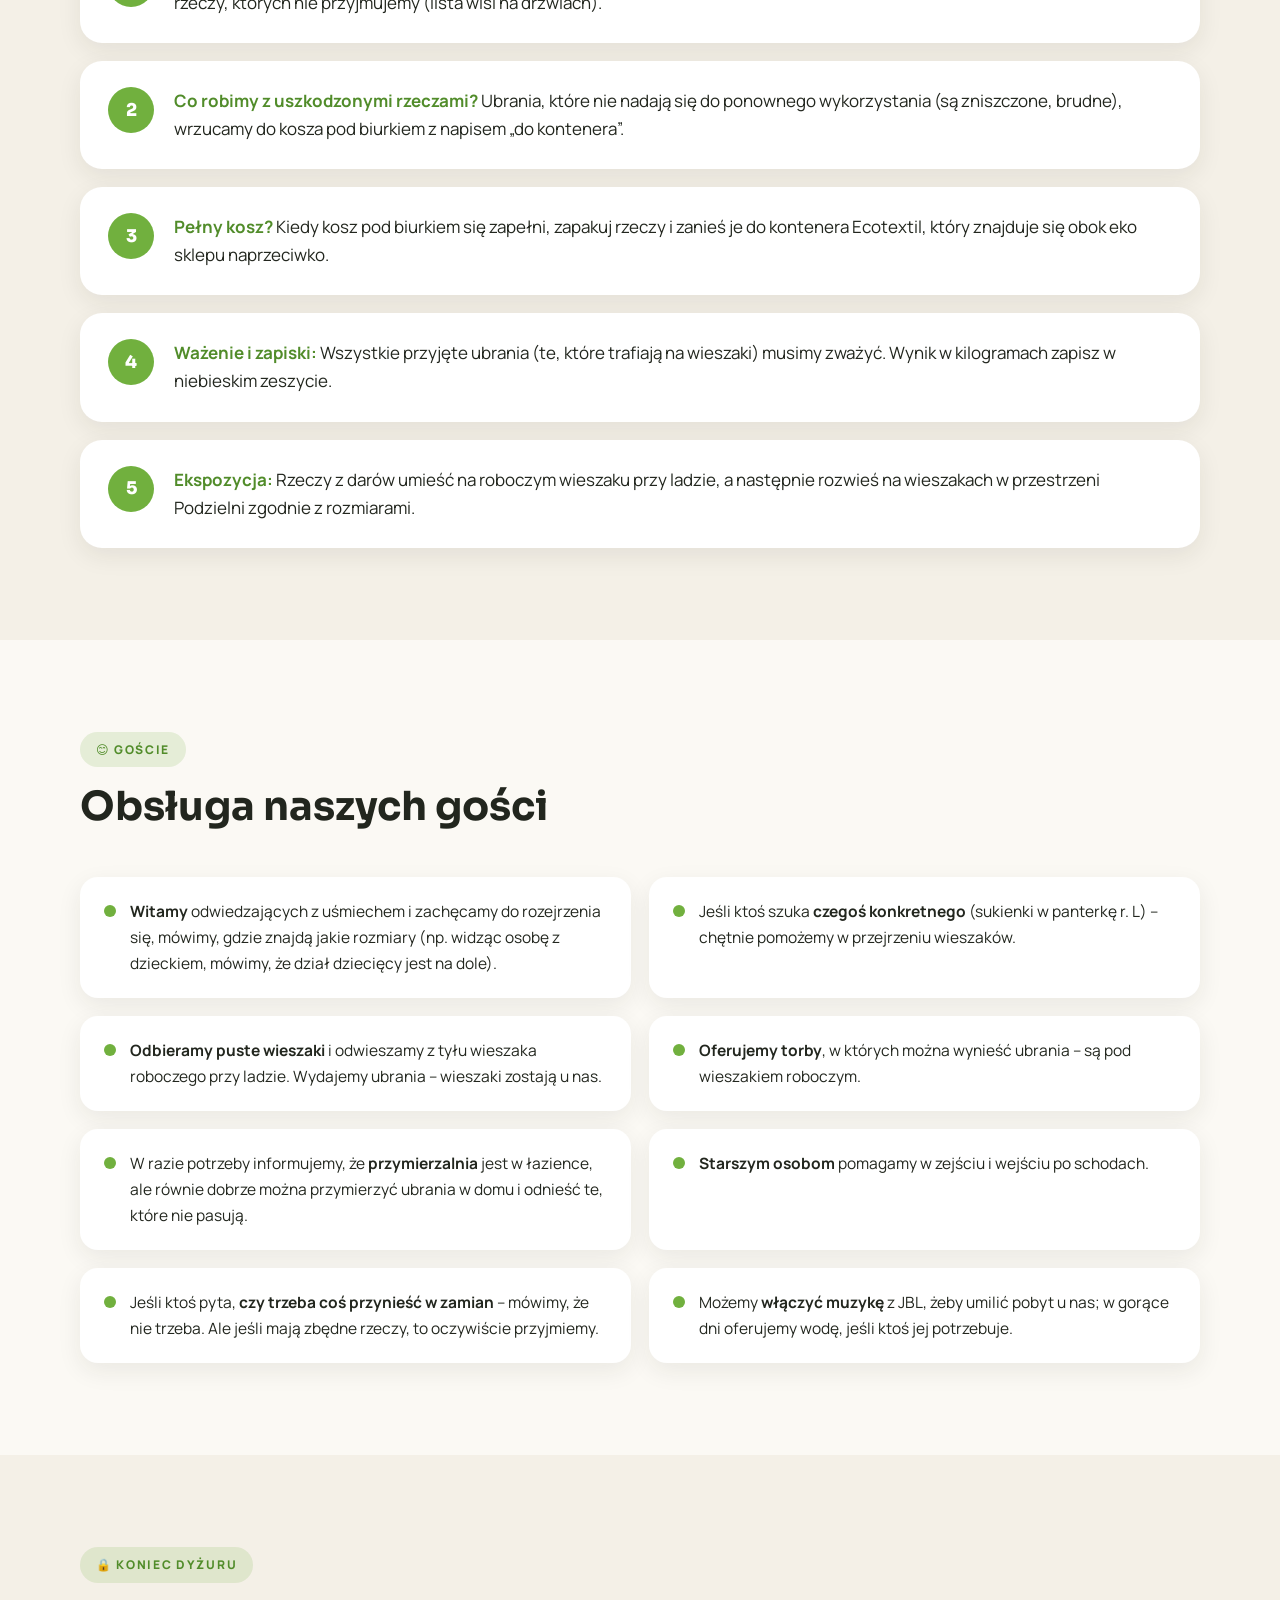
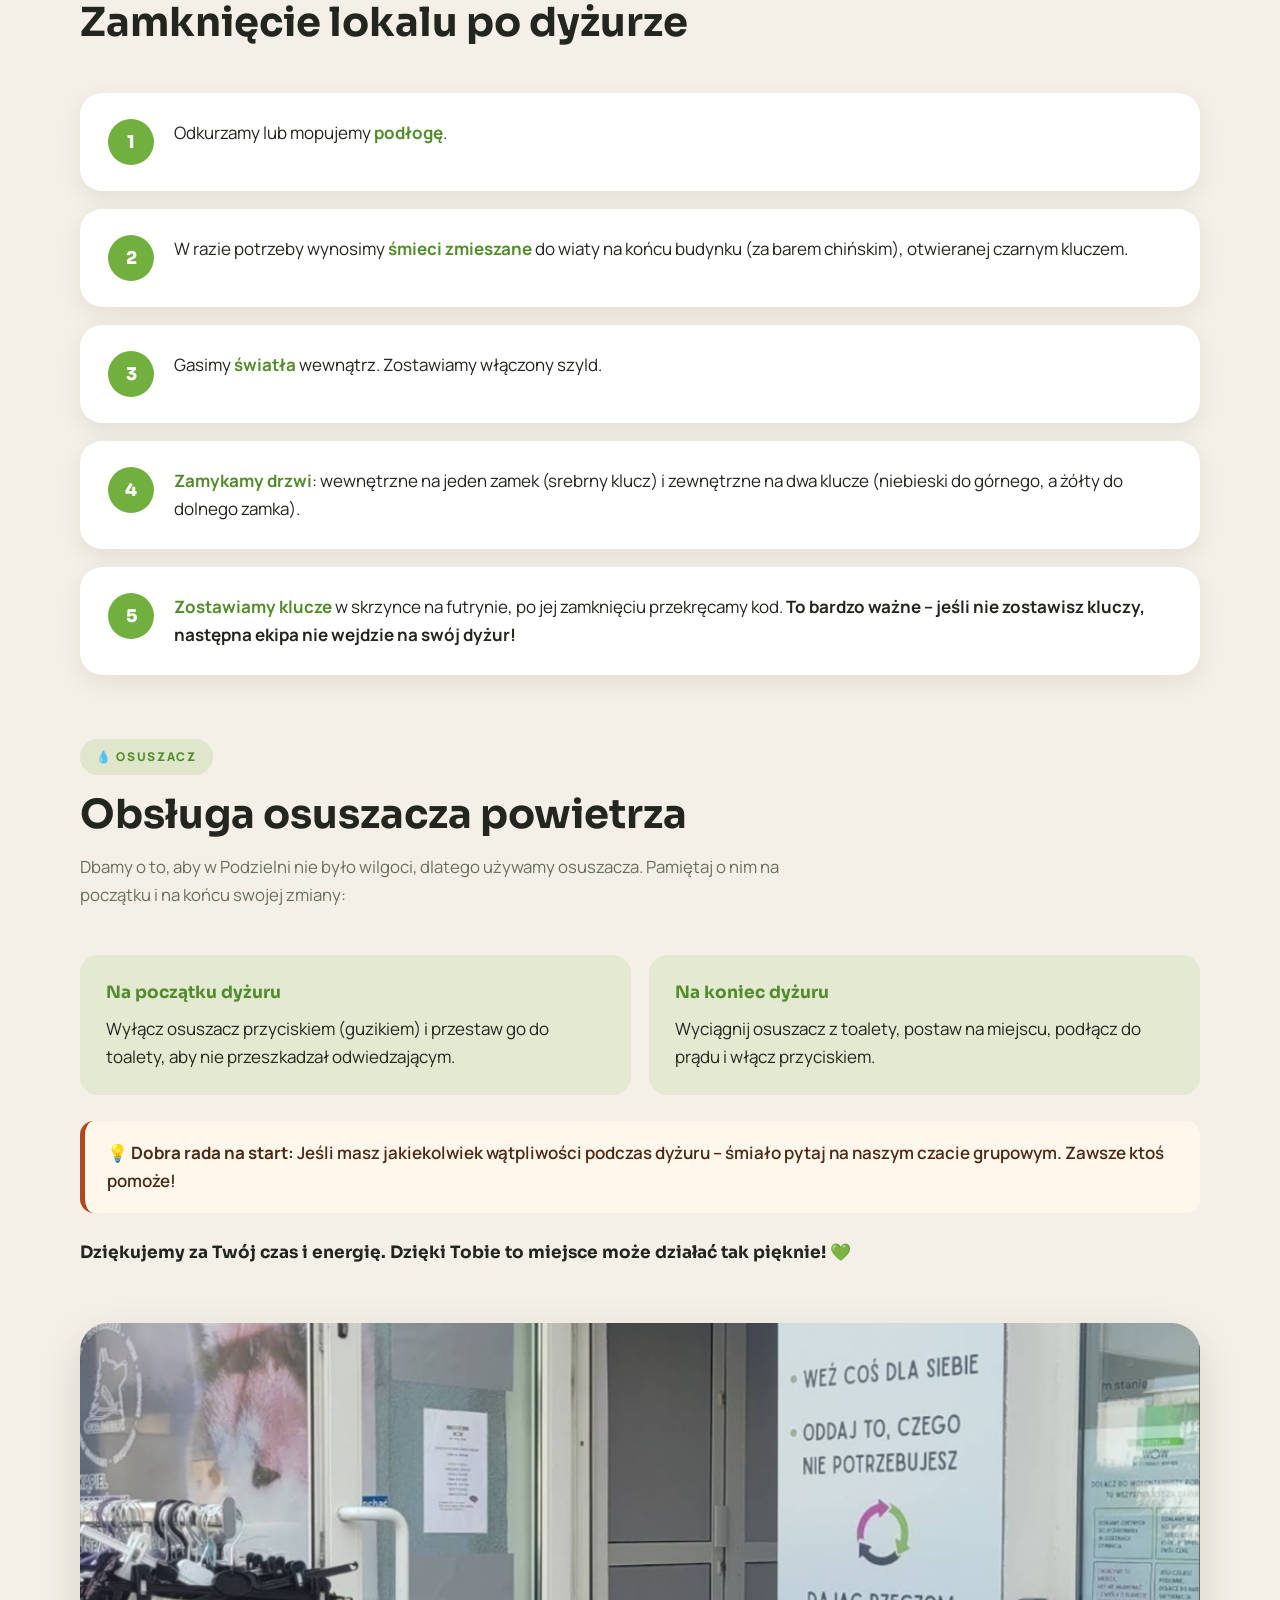
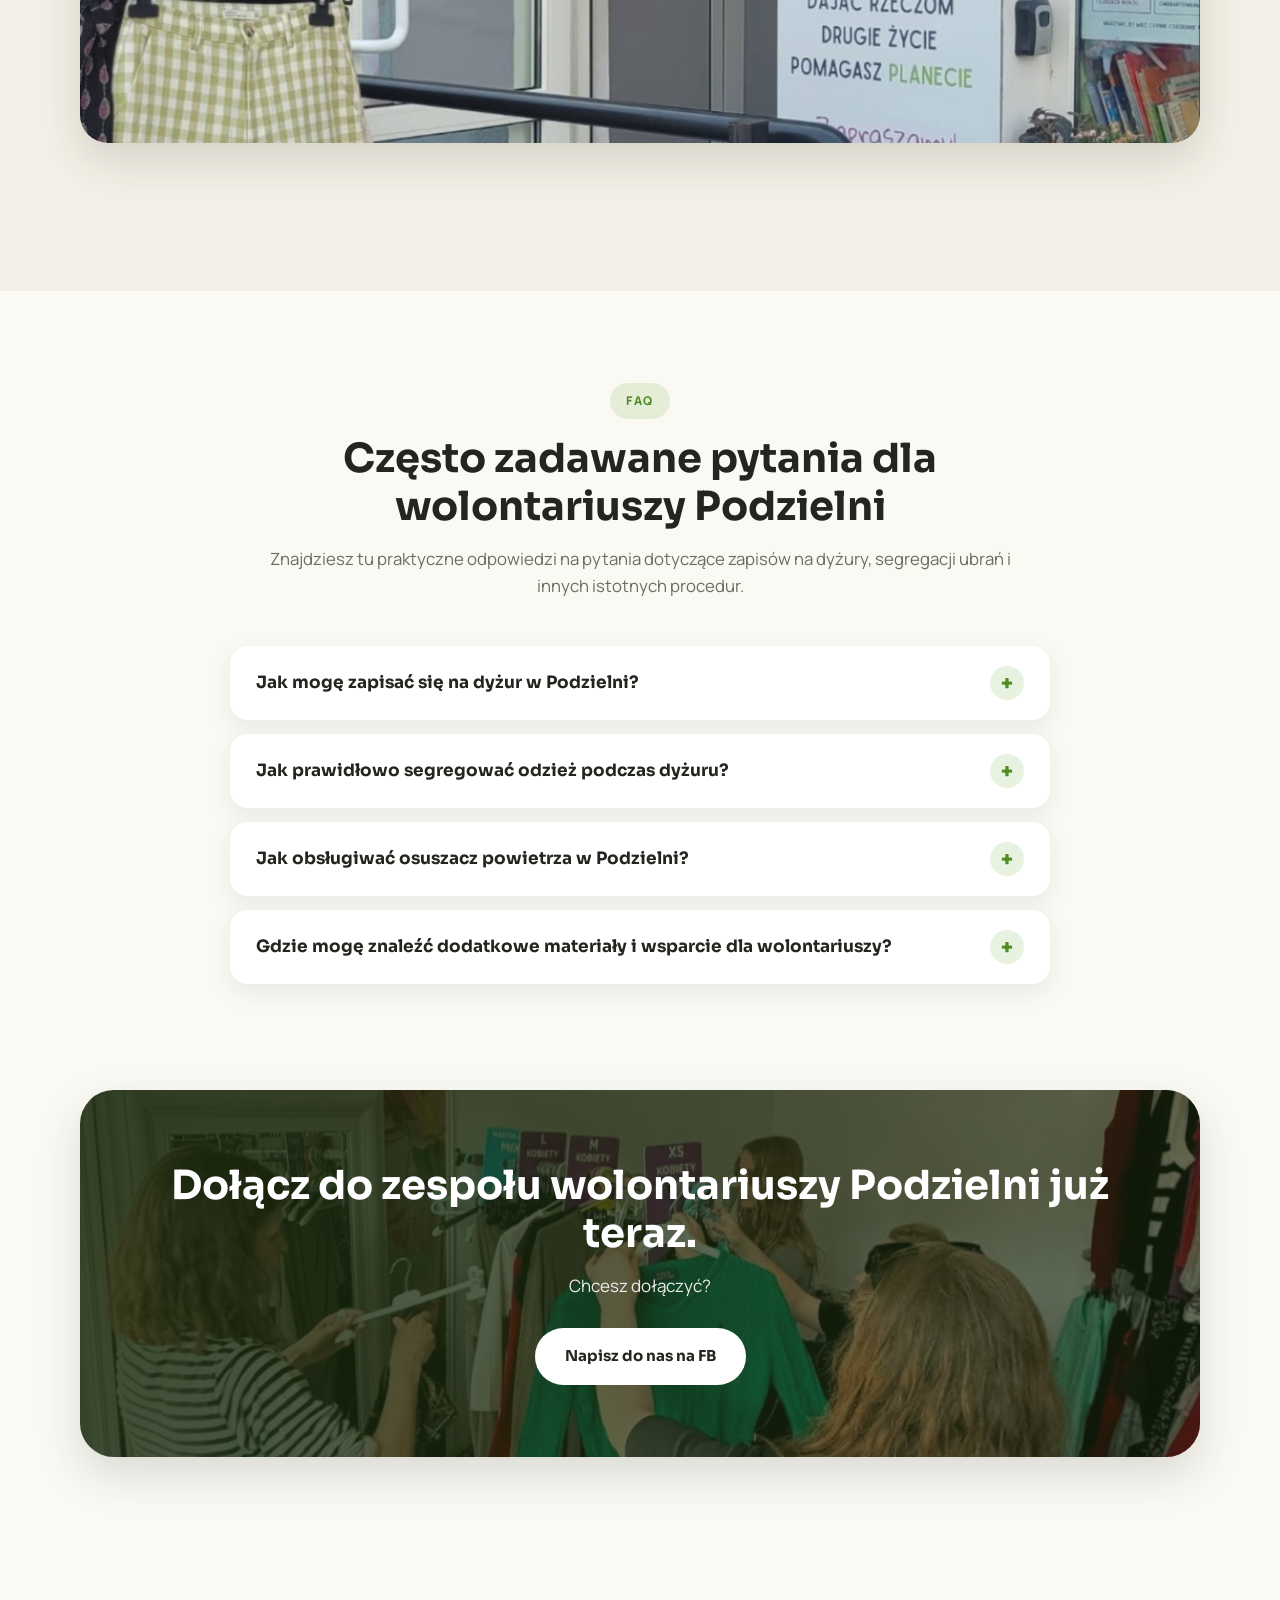
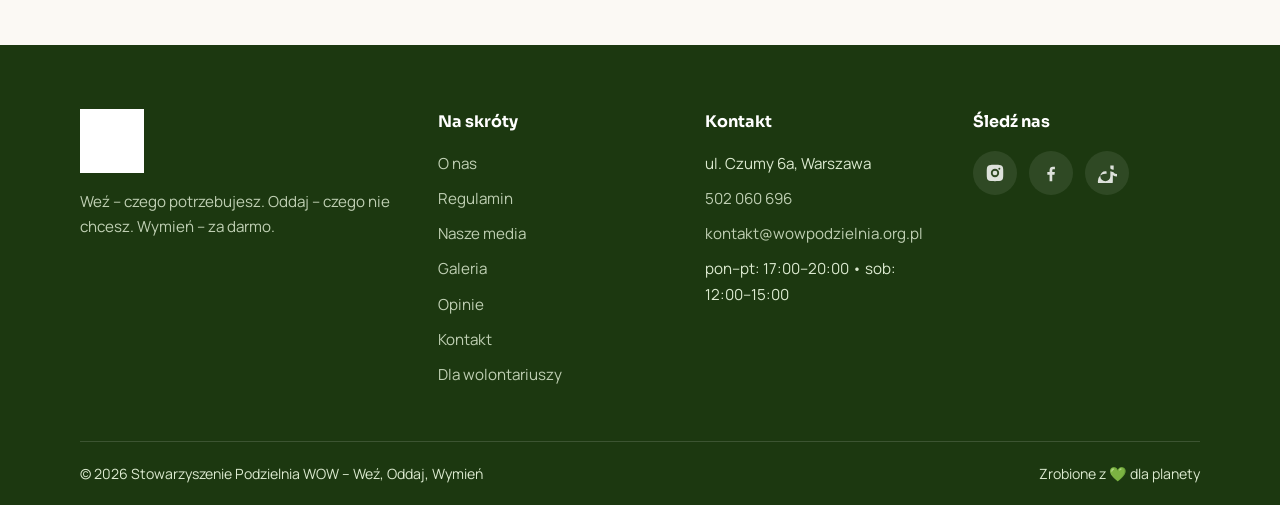
<file: wolontariusze.html>
<!DOCTYPE html>
<html lang="pl">
<head>
<meta charset="UTF-8"><meta name="viewport" content="width=device-width, initial-scale=1.0">
<title>Dla wolontariuszy – Podzielnia WOW</title>
<meta name="description" content="Strefa dla wolontariuszy Podzielni WOW: grafik i zapisy na dyżury, segregacja ubrań krok po kroku, obsługa gości i FAQ.">
<link rel="icon" type="image/png" href="Podzielnialogo.png">
<link rel="preconnect" href="https://fonts.googleapis.com"><link rel="preconnect" href="https://fonts.gstatic.com" crossorigin>
<link href="https://fonts.googleapis.com/css2?family=Manrope:wght@400;500;600;700;800&family=Sora:wght@400;600;700;800&display=swap" rel="stylesheet">
<link rel="stylesheet" href="style.css">
</head>
<body>

<div class="topbar"><div class="container topbar-inner">
  <span>📍 ul. Czumy 6a, Warszawa (Bemowo)</span>
  <span>🕐 pon–pt: 17:00–20:00 • sob: 12:00–15:00</span>
</div></div>

<header class="header" id="header"><div class="container header-inner">
  <a class="brand" href="index.html"><img src="Podzielnialogo.png" alt="Podzielnia WOW – Weź, Oddaj, Wymień"></a>
  <nav class="nav" id="nav">
    <a href="o-nas.html">O nas</a>
    <a href="regulamin.html">Regulamin</a>
    <a href="media.html">Media</a>
    <a href="galeria.html">Galeria</a>
    <a href="opinie.html">Opinie</a>
    <a href="kontakt.html">Kontakt</a>
    <a href="wolontariusze.html" class="active">Dla wolontariuszy</a>
  </nav>
  <button class="burger" id="burger" aria-label="Otwórz menu" aria-expanded="false"><span></span><span></span><span></span></button>
</div></header>

<section class="page-hero"><div class="page-hero-bg"><img src="pz1.png" alt=""></div>
  <div class="container">
    <span class="kicker">Strefa dla wolontariuszy</span>
    <h1>Strefa dla wolontariuszy</h1>
    <p>Cześć! Bardzo cieszymy się, że jesteś z nami i chcesz pomóc w działaniu Podzielni. Naszym głównym wspólnym zadaniem jest sprawne prowadzenie dyżurów. Poniżej znajdziesz komplet najważniejszych informacji i zasad, które krok po kroku wyjaśniają, jak wygląda praca na dyżurze.</p>
  </div>
</section>

<section class="section"><div class="container">
  <div class="section-head" data-reveal><span class="eyebrow">🗓️ Grafik</span><h2>Grafik i zapisy na dyżury</h2></div>
  <div class="qa-cards">
    <div class="qa" data-reveal><h4>Gdzie się zapisujemy?</h4><p>Na naszym czacie grupowym. Formularz z grafikiem jest aktualizowany co miesiąc.</p></div>
    <div class="qa" data-reveal style="--d:.1s"><h4>Jak się wpisywać?</h4><p>Zawsze wpisujemy się na konkretny dzień – ważne, żeby było to w godzinach pracy podzielni (znajdziesz je na socialach i naszych drzwiach).</p></div>
    <div class="qa" data-reveal style="--d:.2s"><h4>W ile osób działamy?</h4><p>Każdy dyżur obstawiają dwie osoby, więc na dany termin zawsze szukamy minimum pary wolontariuszy.</p></div>
  </div>
</div></section>

<section class="section section-alt"><div class="container">
  <div class="section-head" data-reveal><span class="eyebrow">🧺 Krok po kroku</span><h2>Segregacja i porządkowanie ubrań</h2>
    <p class="lead">Twoim głównym zadaniem podczas dyżuru jest zaopiekowanie się rzeczami, które przynoszą nam mieszkańcy:</p></div>
  <div class="timeline">
    <div class="tstep" data-reveal><span class="num">1</span><div><b>Selekcja (bardzo ważne!):</b> Przyjmujemy wyłącznie ubrania czyste i w dobrym stanie. Pytamy, czy w workach nie znajdują się rzeczy, których nie przyjmujemy (lista wisi na drzwiach).</div></div>
    <div class="tstep" data-reveal style="--d:.08s"><span class="num">2</span><div><b>Co robimy z uszkodzonymi rzeczami?</b> Ubrania, które nie nadają się do ponownego wykorzystania (są zniszczone, brudne), wrzucamy do kosza pod biurkiem z napisem „do kontenera”.</div></div>
    <div class="tstep" data-reveal style="--d:.16s"><span class="num">3</span><div><b>Pełny kosz?</b> Kiedy kosz pod biurkiem się zapełni, zapakuj rzeczy i zanieś je do kontenera Ecotextil, który znajduje się obok eko sklepu naprzeciwko.</div></div>
    <div class="tstep" data-reveal style="--d:.24s"><span class="num">4</span><div><b>Ważenie i zapiski:</b> Wszystkie przyjęte ubrania (te, które trafiają na wieszaki) musimy zważyć. Wynik w kilogramach zapisz w niebieskim zeszycie.</div></div>
    <div class="tstep" data-reveal style="--d:.32s"><span class="num">5</span><div><b>Ekspozycja:</b> Rzeczy z darów umieść na roboczym wieszaku przy ladzie, a następnie rozwieś na wieszakach w przestrzeni Podzielni zgodnie z rozmiarami.</div></div>
  </div>
</div></section>

<section class="section"><div class="container">
  <div class="section-head" data-reveal><span class="eyebrow">😊 Goście</span><h2>Obsługa naszych gości</h2></div>
  <div class="guests">
    <div class="guest" data-reveal><div><b>Witamy</b> odwiedzających z uśmiechem i zachęcamy do rozejrzenia się, mówimy, gdzie znajdą jakie rozmiary (np. widząc osobę z dzieckiem, mówimy, że dział dziecięcy jest na dole).</div></div>
    <div class="guest" data-reveal><div>Jeśli ktoś szuka <b>czegoś konkretnego</b> (sukienki w panterkę r. L) – chętnie pomożemy w przejrzeniu wieszaków.</div></div>
    <div class="guest" data-reveal><div><b>Odbieramy puste wieszaki</b> i odwieszamy z tyłu wieszaka roboczego przy ladzie. Wydajemy ubrania – wieszaki zostają u nas.</div></div>
    <div class="guest" data-reveal><div><b>Oferujemy torby</b>, w których można wynieść ubrania – są pod wieszakiem roboczym.</div></div>
    <div class="guest" data-reveal><div>W razie potrzeby informujemy, że <b>przymierzalnia</b> jest w łazience, ale równie dobrze można przymierzyć ubrania w domu i odnieść te, które nie pasują.</div></div>
    <div class="guest" data-reveal><div><b>Starszym osobom</b> pomagamy w zejściu i wejściu po schodach.</div></div>
    <div class="guest" data-reveal><div>Jeśli ktoś pyta, <b>czy trzeba coś przynieść w zamian</b> – mówimy, że nie trzeba. Ale jeśli mają zbędne rzeczy, to oczywiście przyjmiemy.</div></div>
    <div class="guest" data-reveal><div>Możemy <b>włączyć muzykę</b> z JBL, żeby umilić pobyt u nas; w gorące dni oferujemy wodę, jeśli ktoś jej potrzebuje.</div></div>
  </div>
</div></section>

<section class="section section-alt"><div class="container">
  <div class="section-head" data-reveal><span class="eyebrow">🔒 Koniec dyżuru</span><h2>Zamknięcie lokalu po dyżurze</h2></div>
  <div class="timeline">
    <div class="tstep" data-reveal><span class="num">1</span><div>Odkurzamy lub mopujemy <b>podłogę</b>.</div></div>
    <div class="tstep" data-reveal><span class="num">2</span><div>W razie potrzeby wynosimy <b>śmieci zmieszane</b> do wiaty na końcu budynku (za barem chińskim), otwieranej czarnym kluczem.</div></div>
    <div class="tstep" data-reveal><span class="num">3</span><div>Gasimy <b>światła</b> wewnątrz. Zostawiamy włączony szyld.</div></div>
    <div class="tstep" data-reveal><span class="num">4</span><div><b>Zamykamy drzwi</b>: wewnętrzne na jeden zamek (srebrny klucz) i zewnętrzne na dwa klucze (niebieski do górnego, a żółty do dolnego zamka).</div></div>
    <div class="tstep" data-reveal><span class="num">5</span><div><b>Zostawiamy klucze</b> w skrzynce na futrynie, po jej zamknięciu przekręcamy kod. <strong>To bardzo ważne – jeśli nie zostawisz kluczy, następna ekipa nie wejdzie na swój dyżur!</strong></div></div>
  </div>

  <div class="section-head" style="margin-top:64px" data-reveal><span class="eyebrow">💧 Osuszacz</span><h2>Obsługa osuszacza powietrza</h2>
    <p class="lead">Dbamy o to, aby w Podzielni nie było wilgoci, dlatego używamy osuszacza. Pamiętaj o nim na początku i na końcu swojej zmiany:</p></div>
  <div class="duo">
    <div class="duo-card" data-reveal><h4>Na początku dyżuru</h4><p>Wyłącz osuszacz przyciskiem (guzikiem) i przestaw go do toalety, aby nie przeszkadzał odwiedzającym.</p></div>
    <div class="duo-card" data-reveal style="--d:.12s"><h4>Na koniec dyżuru</h4><p>Wyciągnij osuszacz z toalety, postaw na miejscu, podłącz do prądu i włącz przyciskiem.</p></div>
  </div>
  <div class="tip" data-reveal>💡 <b>Dobra rada na start:</b> Jeśli masz jakiekolwiek wątpliwości podczas dyżuru – śmiało pytaj na naszym czacie grupowym. Zawsze ktoś pomoże!</div>
  <p style="margin-top:26px;font-weight:700;font-family:var(--head)" data-reveal>Dziękujemy za Twój czas i energię. Dzięki Tobie to miejsce może działać tak pięknie! 💚</p>

  <img class="vol-img" src="pz3.png" alt="Drewniane wieszaki na ubrania w Podzielni" data-reveal>
</div></section>

<section class="section"><div class="container" style="max-width:820px">
  <div class="section-head center" data-reveal><span class="eyebrow">FAQ</span><h2>Często zadawane pytania dla wolontariuszy Podzielni</h2>
    <p class="lead">Znajdziesz tu praktyczne odpowiedzi na pytania dotyczące zapisów na dyżury, segregacji ubrań i innych istotnych procedur.</p></div>
  <details class="faq" data-reveal><summary>Jak mogę zapisać się na dyżur w Podzielni?<span class="icon">+</span></summary>
    <div class="faq-body">Aby zapisać się na dyżur, prosimy skorzystać z formularza online dostępnego na stronie lub skontaktować się bezpośrednio z koordynatorem wolontariatu.</div></details>
  <details class="faq" data-reveal><summary>Jak prawidłowo segregować odzież podczas dyżuru?<span class="icon">+</span></summary>
    <div class="faq-body">Ubrania należy posegregować według rodzaju i stanu – oddzielić czyste, uszkodzone oraz nadające się do naprawy według wytycznych dostępnych na miejscu.</div></details>
  <details class="faq" data-reveal><summary>Jak obsługiwać osuszacz powietrza w Podzielni?<span class="icon">+</span></summary>
    <div class="faq-body">Urządzenie należy włączać i wyłączać zgodnie z instrukcją na tablicy informacyjnej, pamiętając o regularnym opróżnianiu zbiornika na wodę.</div></details>
  <details class="faq" data-reveal><summary>Gdzie mogę znaleźć dodatkowe materiały i wsparcie dla wolontariuszy?<span class="icon">+</span></summary>
    <div class="faq-body">Wszystkie niezbędne materiały oraz kontakt do osób odpowiedzialnych dostępne są na stronie internetowej oraz w siedzibie Podzielni.</div></details>
</div></section>

<section class="section" style="padding-top:0"><div class="container">
  <div class="cta" data-reveal>
    <img src="pz4.png" alt="Wolontariusze pakujący rzeczy">
    <div class="cta-inner">
      <h2>Dołącz do zespołu wolontariuszy Podzielni już teraz.</h2>
      <p style="margin-bottom:28px;opacity:.9">Chcesz dołączyć?</p>
      <a class="btn btn-light" href="media.html">Napisz do nas na FB</a>
    </div>
  </div>
</div></section>

<footer class="footer"><div class="container footer-grid">
  <div><img src="Podzielnialogo.png" alt="Podzielnia WOW" style="height:64px;margin-bottom:16px;filter:brightness(0) invert(1)">
    <p style="font-size:.95rem;opacity:.85">Weź – czego potrzebujesz. Oddaj – czego nie chcesz. Wymień – za darmo.</p>
  </div>
  <div><h4>Na skróty</h4><ul>
    <li><a href="o-nas.html">O nas</a></li><li><a href="regulamin.html">Regulamin</a></li>
    <li><a href="media.html">Nasze media</a></li><li><a href="galeria.html">Galeria</a></li>
    <li><a href="opinie.html">Opinie</a></li><li><a href="kontakt.html">Kontakt</a></li>
    <li><a href="wolontariusze.html">Dla wolontariuszy</a></li>
  </ul></div>
  <div><h4>Kontakt</h4><ul>
    <li>ul. Czumy 6a, Warszawa</li>
    <li><a href="tel:+48502060696">502 060 696</a></li>
    <li><a href="mailto:kontakt@wowpodzielnia.org.pl">kontakt@wowpodzielnia.org.pl</a></li>
    <li>pon–pt: 17:00–20:00 • sob: 12:00–15:00</li>
  </ul></div>
  <div><h4>Śledź nas</h4><div class="socials">
    <a href="#" aria-label="Instagram"><svg viewBox="0 0 24 24"><path d="M12 2.2c3.2 0 3.6 0 4.9.1 3.3.1 4.8 1.7 4.9 4.9.1 1.3.1 1.6.1 4.8s0 3.6-.1 4.8c-.1 3.2-1.7 4.8-4.9 4.9-1.3.1-1.6.1-4.9.1s-3.6 0-4.9-.1c-3.3-.1-4.8-1.7-4.9-4.9-.1-1.3-.1-1.6-.1-4.8s0-3.6.1-4.8C2.3 4 3.9 2.4 7.1 2.3c1.3-.1 1.7-.1 4.9-.1zM12 7a5 5 0 1 0 0 10 5 5 0 0 0 0-10zm0 2.2a2.8 2.8 0 1 1 0 5.6 2.8 2.8 0 0 1 0-5.6zm5.2-3.4a1.2 1.2 0 1 0 0 2.4 1.2 1.2 0 0 0 0-2.4z"/></svg></a>
    <a href="#" aria-label="Facebook"><svg viewBox="0 0 24 24"><path d="M13.5 22v-8h2.7l.4-3.1h-3.1V8.9c0-.9.3-1.5 1.6-1.5h1.6V4.6c-.3 0-1.3-.1-2.4-.1-2.4 0-4 1.4-4 4.1v2.3H7.6V14h2.7v8h3.2z"/></svg></a>
    <a href="#" aria-label="TikTok"><svg viewBox="0 0 24 24"><path d="M16 3v3.5a6 6 0 0 0 4 1.5v3a9 9 0 0 1-4-1v6a6 6 0 1 1-6-6c.5 0 1 .1 1.5.2V13a9 9 0 0 0-1.5-.2 9 9 0 1 0 9 9v-7a9 9 0 0 0 5 1.5v-3a6 6 0 0 1-4-1.5V3h-4z"/></svg></a>
  </div></div>
</div>
<div class="container footer-bottom">
  <span>© <span id="year"></span> Stowarzyszenie Podzielnia WOW – Weź, Oddaj, Wymień</span>
  <span>Zrobione z 💚 dla planety</span>
</div></footer>

<script src="script.js"></script>
</body>
</html>
</file>
<file: style.css>
/* ============ PODZIELNIA WOW – style.css ============ */
:root{
  --green:#71b03e; --green-dark:#518c2a; --green-deep:#274d17;
  --terra:#b0491f; --terra-dark:#8c3717;
  --ink:#22261e; --muted:#68705d;
  --cream:#f4f0e7; --paper:#fbf9f4; --card:#ffffff; --line:#e6dfcf;
  --r:22px; --sh:0 8px 24px rgba(34,38,30,.08); --sh-lg:0 18px 44px rgba(34,38,30,.15);
  --head:'Sora',system-ui,sans-serif; --body:'Manrope',system-ui,sans-serif;
}
*{margin:0;padding:0;box-sizing:border-box}
html{scroll-behavior:smooth}
body{font-family:var(--body);font-size:17px;line-height:1.65;color:var(--ink);background:var(--paper);overflow-x:hidden}
body.no-scroll{overflow:hidden}
img{max-width:100%;display:block}
a{color:inherit;text-decoration:none}
ul,ol{list-style:none}
.container{width:min(1120px,92%);margin:0 auto}
:focus-visible{outline:3px solid var(--green);outline-offset:3px;border-radius:6px}

/* --- pasek górny --- */
.topbar{background:var(--green-deep);color:#e9f2e0;font-size:13.5px;font-weight:600}
.topbar-inner{display:flex;justify-content:space-between;gap:14px;padding:8px 0;flex-wrap:wrap}

/* --- nagłówek (pełne tło = logo zawsze widoczne) --- */
.header{position:sticky;top:0;z-index:100;background:#fbf9f4;border-bottom:1px solid var(--line);transition:box-shadow .3s}
.header.scrolled{box-shadow:0 6px 22px rgba(0,0,0,.1)}
.header-inner{display:flex;align-items:center;justify-content:space-between;gap:20px;padding:12px 0}
.brand{display:inline-flex;align-items:center}
.brand img{height:60px;width:auto;object-fit:contain;background:#fff;border-radius:14px;padding:4px 12px;box-shadow:0 4px 14px rgba(0,0,0,.1)}
.nav{display:flex;gap:24px;align-items:center}
.nav a{font-family:var(--head);font-weight:600;font-size:15px;position:relative;padding:6px 2px;transition:color .3s}
.nav a::after{content:"";position:absolute;left:0;bottom:0;height:3px;width:100%;border-radius:3px;background:var(--green);transform:scaleX(0);transform-origin:left;transition:transform .3s}
.nav a:hover{color:var(--green-dark)}
.nav a:hover::after,.nav a.active::after{transform:scaleX(1)}
.nav a.active{color:var(--green-dark)}
.burger{display:none;background:none;border:0;cursor:pointer;width:44px;height:44px;position:relative;z-index:70}
.burger span{position:absolute;left:10px;right:10px;height:3px;border-radius:3px;background:var(--ink);transition:.35s}
.burger span:nth-child(1){top:14px}.burger span:nth-child(2){top:21px}.burger span:nth-child(3){top:28px}
.burger.active span:nth-child(1){top:21px;transform:rotate(45deg)}
.burger.active span:nth-child(2){opacity:0}
.burger.active span:nth-child(3){top:21px;transform:rotate(-45deg)}

/* --- przyciski --- */
.btn{display:inline-flex;align-items:center;gap:10px;padding:14px 28px;border-radius:999px;border:2px solid transparent;font-family:var(--head);font-weight:700;font-size:15px;cursor:pointer;transition:.3s;position:relative;overflow:hidden}
.btn::before{content:"";position:absolute;inset:0;background:linear-gradient(120deg,rgba(255,255,255,.25),transparent);opacity:0;transition:opacity .4s}
.btn:hover{transform:translateY(-4px)}
.btn:hover::before{opacity:1}
.btn-green{background:var(--green);color:#fff}.btn-green:hover{background:var(--green-dark);box-shadow:0 14px 30px rgba(81,140,42,.45)}
.btn-light{background:#fff;color:var(--ink)}.btn-light:hover{box-shadow:0 14px 30px rgba(0,0,0,.25)}
.btn-terra{background:var(--terra);color:#fff}.btn-terra:hover{background:var(--terra-dark);box-shadow:0 14px 30px rgba(176,73,31,.4)}
.btn-ghost{border-color:rgba(255,255,255,.6);color:#fff}.btn-ghost:hover{background:rgba(255,255,255,.12)}
.btn-outline{background:transparent;color:var(--green-dark);border:2px solid var(--green)}.btn-outline:hover{background:var(--green);color:#fff;box-shadow:0 14px 30px rgba(113,176,62,.35)}
@keyframes pulseGlow{0%,100%{box-shadow:0 0 0 0 rgba(113,176,62,.5)}50%{box-shadow:0 0 0 14px rgba(113,176,62,0)}}
.btn-pulse{animation:pulseGlow 2.2s infinite}

/* --- hero --- */
.hero{position:relative;min-height:min(88vh,780px);display:grid;place-items:center;color:#fff;overflow:hidden}
.hero-bg{position:absolute;inset:-10%;width:120%;height:120%;will-change:transform}
.hero-bg img{width:100%;height:100%;object-fit:cover}
.hero::after{content:"";position:absolute;inset:0;background:linear-gradient(180deg,rgba(24,41,13,.45),rgba(24,41,13,.82));pointer-events:none}
.hero-content{position:relative;z-index:2;text-align:center;padding:110px 20px 90px;max-width:860px}
.kicker{display:inline-block;background:rgba(255,255,255,.14);border:1px solid rgba(255,255,255,.35);padding:9px 18px;border-radius:999px;font-weight:700;font-size:13px;letter-spacing:.14em;text-transform:uppercase;margin-bottom:22px;animation:fadeInUp .8s both}
.hero h1{font-family:var(--head);font-weight:800;font-size:clamp(2.6rem,7vw,4.6rem);line-height:1.08;margin-bottom:22px;animation:fadeInUp 1s .15s both}
.hero h1 .w2{color:#a5d97c;display:inline-block;animation:float 4s ease-in-out infinite}
.hero h1 .w3{color:#f3d9a4;display:inline-block;animation:float 4s ease-in-out 1s infinite}
@keyframes float{0%,100%{transform:translateY(0)}50%{transform:translateY(-8px)}}
.hero p{font-size:clamp(1rem,2vw,1.2rem);max-width:640px;margin:0 auto 34px;color:#f0ead9;animation:fadeInUp 1s .3s both}
.hero-actions{display:flex;gap:14px;justify-content:center;flex-wrap:wrap;animation:fadeInUp 1s .45s both}
@keyframes fadeInUp{from{opacity:0;transform:translateY(30px)}to{opacity:1;transform:none}}

/* --- nagłówki podstron --- */
.page-hero{position:relative;color:#fff;overflow:hidden}
.page-hero-bg{position:absolute;inset:0}
.page-hero-bg img{width:100%;height:100%;object-fit:cover}
.page-hero::after{content:"";position:absolute;inset:0;background:linear-gradient(120deg,rgba(39,77,23,.92),rgba(39,77,23,.72))}
.page-hero .container{position:relative;z-index:2;padding:96px 0 64px}
.page-hero h1{font-family:var(--head);font-weight:800;font-size:clamp(2rem,5vw,3.2rem);margin-bottom:12px;animation:fadeInUp .8s both}
.page-hero p{max-width:680px;color:#eaf3df;font-size:1.05rem;animation:fadeInUp .8s .1s both}

/* --- sekcje --- */
.section{padding:92px 0;scroll-margin-top:90px}
.section-alt{background:var(--cream)}
.section-head{max-width:760px;margin-bottom:46px}
.section-head.center{margin-left:auto;margin-right:auto;text-align:center}
.eyebrow{display:inline-block;background:rgba(113,176,62,.16);color:var(--green-dark);font-weight:800;letter-spacing:.14em;text-transform:uppercase;font-size:12px;padding:8px 16px;border-radius:999px;margin-bottom:16px}
h2{font-family:var(--head);font-weight:700;font-size:clamp(1.7rem,3.6vw,2.5rem);line-height:1.2;margin-bottom:14px}
.lead{color:var(--muted);font-size:1.05rem}

/* --- karty kroków --- */
.steps{display:grid;grid-template-columns:repeat(3,1fr);gap:26px}
.step{background:var(--card);border-radius:var(--r);padding:36px 30px;box-shadow:var(--sh);border-top:6px solid var(--green);transition:.35s;position:relative}
.step:hover{transform:translateY(-10px);box-shadow:var(--sh-lg);border-top-color:var(--terra)}
.step .ico{width:58px;height:58px;border-radius:18px;background:rgba(113,176,62,.15);display:grid;place-items:center;margin-bottom:20px;transition:.35s}
.step:hover .ico{background:var(--green);transform:rotate(-8deg)}
.step .ico svg{width:28px;height:28px;stroke:var(--green-dark);transition:.35s}
.step:hover .ico svg{stroke:#fff}
.step h3{font-family:var(--head);font-size:1.35rem;margin-bottom:10px}
.step p{color:var(--muted)}
.step .no{position:absolute;top:26px;right:28px;font-family:var(--head);font-weight:800;font-size:1.1rem;color:var(--line);transition:.3s}
.step:hover .no{color:var(--terra)}

/* --- karty CTA --- */
.cta-grid{display:grid;grid-template-columns:repeat(4,1fr);gap:22px}
.cta-card{background:var(--card);border-radius:var(--r);padding:34px 26px;box-shadow:var(--sh);text-align:center;transition:.35s;display:flex;flex-direction:column;align-items:center;gap:12px;border:2px solid transparent}
.cta-card:hover{transform:translateY(-10px);box-shadow:var(--sh-lg);border-color:var(--green)}
.cta-card .ico{width:64px;height:64px;border-radius:22px;background:linear-gradient(135deg,var(--green),var(--green-dark));color:#fff;display:grid;place-items:center;font-size:28px;margin-bottom:8px;transition:.4s}
.cta-card:hover .ico{transform:scale(1.12) rotate(-8deg)}
.cta-card h3{font-family:var(--head);font-size:1.15rem}
.cta-card p{color:var(--muted);font-size:.92rem;margin-bottom:14px;flex:1}
.cta-card .btn{margin-top:auto;padding:11px 22px;font-size:13.5px}

/* --- marquee --- */
.marquee{background:var(--green-deep);color:#fff;padding:22px 0;overflow:hidden;position:relative}
.marquee-track{display:flex;gap:60px;white-space:nowrap;animation:marquee 30s linear infinite;width:max-content;align-items:center}
.marquee-item{display:flex;align-items:center;gap:14px;font-family:var(--head)}
.marquee-item .val{font-size:2rem;font-weight:800;color:#a5d97c}
.marquee-item .lbl{font-size:.95rem;opacity:.85;text-transform:uppercase;letter-spacing:.08em}
.marquee-sep{color:var(--terra);font-size:1.4rem;font-weight:800}
@keyframes marquee{from{transform:translateX(0)}to{transform:translateX(-50%)}}

/* --- chips --- */
.chips{display:flex;gap:10px;flex-wrap:wrap;margin:22px 0 30px}
.chip{background:var(--green-deep);color:#fff;font-weight:700;font-size:13px;letter-spacing:.08em;padding:9px 16px;border-radius:999px;transition:.3s}
.chip:hover{background:var(--terra);transform:translateY(-2px)}
.chip.t{background:var(--terra)}
.chip.t:hover{background:var(--green-deep)}

/* --- galeria polaroid (bez podpisów) --- */
.gallery-grid{display:grid;grid-template-columns:repeat(3,1fr);gap:34px}
.polaroid{background:#fff;padding:14px;border-radius:8px;box-shadow:0 10px 24px rgba(0,0,0,.18);transition:.45s;position:relative;cursor:pointer}
.polaroid img{width:100%;aspect-ratio:4/3;object-fit:cover;border-radius:4px;display:block}
.polaroid:nth-child(odd){transform:rotate(-2.5deg)}
.polaroid:nth-child(even){transform:rotate(2deg)}
.polaroid:nth-child(3n){transform:rotate(-1deg)}
.polaroid:nth-child(3n+1){transform:rotate(1.5deg)}
.polaroid:hover{transform:rotate(0) translateY(-14px) scale(1.04) !important;box-shadow:0 28px 50px rgba(39,77,23,.3);z-index:5}

/* --- opinie --- */
.rating-summary{background:linear-gradient(135deg,var(--green-deep),#1a330d);color:#fff;border-radius:34px;padding:clamp(36px,6vw,54px);box-shadow:var(--sh-lg);display:grid;grid-template-columns:1fr 1.6fr;gap:40px;align-items:center;margin-bottom:50px}
.rating-star{font-size:clamp(4rem,10vw,6.5rem);line-height:1;color:#fbbf24;animation:float 4s ease-in-out infinite}
.stars{color:#fbbf24;font-size:1.6rem;letter-spacing:4px;margin:8px 0}
.reviews-grid{display:grid;grid-template-columns:repeat(3,1fr);gap:24px}
.review{background:var(--card);border-radius:var(--r);padding:30px;box-shadow:var(--sh);transition:.35s;display:flex;flex-direction:column;gap:14px;position:relative;border-top:5px solid var(--green)}
.review:hover{transform:translateY(-8px);box-shadow:var(--sh-lg);border-top-color:var(--terra)}
.write-review{text-align:center;margin-top:44px}

/* --- split --- */
.split{display:grid;grid-template-columns:1.05fr .95fr;gap:56px;align-items:center}
.split img{border-radius:28px;box-shadow:var(--sh-lg);width:100%;height:100%;object-fit:cover;max-height:520px;transition:.5s}
.split img:hover{transform:scale(1.02) rotate(-1deg)}

/* --- regulamin --- */
.law-tabs{display:flex;flex-wrap:wrap;gap:8px;margin-bottom:30px}
.law-tab{background:var(--card);border:2px solid var(--line);border-radius:999px;padding:12px 22px;font-family:var(--head);font-weight:700;font-size:14px;cursor:pointer;transition:.25s;color:var(--ink)}
.law-tab:hover{border-color:var(--green);color:var(--green-dark);transform:translateY(-2px)}
.law-tab.active{background:var(--green);border-color:var(--green);color:#fff;box-shadow:0 8px 20px rgba(113,176,62,.4)}
.law-panel{display:none;animation:fadeInUp .4s}
.law-panel.active{display:block}
.law{background:var(--card);border-radius:var(--r);box-shadow:var(--sh);padding:clamp(26px,4vw,40px);scroll-margin-top:110px}
.law h3{font-family:var(--head);color:var(--green-dark);font-size:1.35rem;margin-bottom:18px;display:flex;gap:12px;align-items:baseline;flex-wrap:wrap}
.law h3 .par{color:var(--terra);font-weight:800}
.law p{margin-bottom:14px}
.law ol{padding-left:24px;display:grid;gap:10px;list-style:decimal}
.law ol.abc{list-style:lower-latin}
.law li::marker{font-weight:800;color:var(--green-dark)}
.callout{background:#fff6ec;border-left:5px solid var(--terra);padding:14px 18px;border-radius:12px;font-weight:700;margin:14px 0;color:#4a2a14}

/* --- wolontariusze --- */
.timeline{display:grid;gap:18px}
.tstep{display:flex;gap:20px;background:var(--card);border-radius:var(--r);box-shadow:var(--sh);padding:26px 28px;transition:.3s}
.tstep:hover{transform:translateX(8px);box-shadow:var(--sh-lg)}
.num{flex:0 0 46px;height:46px;border-radius:50%;background:var(--green);color:#fff;display:grid;place-items:center;font-family:var(--head);font-weight:800;font-size:1.1rem;transition:.3s}
.tstep:hover .num{background:var(--terra);transform:scale(1.1)}
.tstep b{color:var(--green-dark)}
.guests{display:grid;grid-template-columns:1fr 1fr;gap:18px}
.guest{background:var(--card);border-radius:18px;box-shadow:var(--sh);padding:22px 24px;display:flex;gap:14px;font-size:.97rem;transition:.3s}
.guest:hover{transform:translateY(-4px);box-shadow:var(--sh-lg)}
.guest::before{content:"";flex:0 0 12px;height:12px;margin-top:6px;border-radius:50%;background:var(--green);transition:.3s}
.guest:hover::before{background:var(--terra);transform:scale(1.2)}
.duo{display:grid;grid-template-columns:1fr 1fr;gap:18px;margin-top:22px}
.duo-card{background:rgba(113,176,62,.12);border-radius:18px;padding:24px 26px;transition:.3s}
.duo-card:hover{background:rgba(113,176,62,.2);transform:translateY(-4px)}
.duo-card h4{font-family:var(--head);margin-bottom:8px;color:var(--green-dark)}
.tip{background:#fff6ec;border-left:5px solid var(--terra);border-radius:14px;padding:18px 22px;margin-top:26px;font-weight:600;color:#4a2a14}
.qa-cards{display:grid;gap:14px}
.qa{background:var(--card);border-radius:18px;box-shadow:var(--sh);padding:22px 26px;transition:.3s}
.qa:hover{transform:translateY(-4px);box-shadow:var(--sh-lg)}
.qa h4{font-family:var(--head);margin-bottom:8px}
.qa p{color:var(--muted);font-size:.96rem}
.vol-img{border-radius:28px;box-shadow:var(--sh-lg);margin:56px auto;max-height:420px;width:100%;object-fit:cover;transition:.5s}
.vol-img:hover{transform:scale(1.02)}

/* --- FAQ --- */
.faq{background:var(--card);border-radius:18px;box-shadow:var(--sh);margin-bottom:14px;overflow:hidden;transition:.3s}
.faq:hover{box-shadow:var(--sh-lg)}
.faq summary{cursor:pointer;padding:20px 26px;font-family:var(--head);font-weight:700;display:flex;justify-content:space-between;align-items:center;gap:16px;list-style:none}
.faq summary::-webkit-details-marker{display:none}
.faq .icon{flex:0 0 34px;height:34px;border-radius:50%;background:rgba(113,176,62,.16);color:var(--green-dark);display:grid;place-items:center;font-size:20px;font-weight:800;transition:.35s}
.faq[open] .icon{transform:rotate(45deg);background:var(--green);color:#fff}
.faq-body{padding:0 26px 24px;color:var(--muted)}

/* --- media --- */
.media-grid{display:grid;grid-template-columns:repeat(3,1fr);gap:26px}
.media-card{background:var(--card);border-radius:28px;padding:44px 32px;box-shadow:var(--sh);text-align:center;transition:.4s;display:flex;flex-direction:column;align-items:center;gap:14px;position:relative;overflow:hidden}
.media-card::before{content:"";position:absolute;top:-60%;left:-60%;width:220%;height:220%;background:conic-gradient(from 0deg,transparent,rgba(113,176,62,.15),transparent 30%);opacity:0;transition:opacity .5s;animation:spin 6s linear infinite}
.media-card:hover{transform:translateY(-12px);box-shadow:var(--sh-lg)}
.media-card:hover::before{opacity:1}
@keyframes spin{to{transform:rotate(360deg)}}
.media-icon{width:80px;height:80px;border-radius:50%;display:grid;place-items:center;color:#fff;font-size:38px;font-weight:800;position:relative;z-index:1;transition:.4s}
.media-card:hover .media-icon{transform:scale(1.12) rotate(-8deg)}
.media-icon.fb{background:linear-gradient(135deg,#1877f2,#0d5fbd)}
.media-icon.ig{background:linear-gradient(135deg,#f58529,#dd2a7b,#8134af)}
.media-icon.tt{background:linear-gradient(135deg,#25f4ee,#fe2c55);color:#000}
.media-card h3{font-family:var(--head);font-size:1.3rem;position:relative;z-index:1}
.media-card p{color:var(--muted);font-size:.95rem;margin:6px 0 22px;position:relative;z-index:1}
.media-card .btn{position:relative;z-index:1}

/* --- kontakt --- */
.contact-grid{display:grid;grid-template-columns:repeat(2,1fr);gap:22px}
.c-card{background:var(--card);border-radius:var(--r);box-shadow:var(--sh);padding:30px;transition:.35s}
.c-card:hover{transform:translateY(-8px);box-shadow:var(--sh-lg)}
.c-card .ico{width:52px;height:52px;border-radius:16px;background:rgba(113,176,62,.15);display:grid;place-items:center;font-size:24px;margin-bottom:16px;transition:.4s}
.c-card:hover .ico{background:var(--green);transform:scale(1.12)}
.c-card h3{font-family:var(--head);font-size:1.1rem;margin-bottom:10px}
.c-card a{color:var(--terra);font-weight:700;transition:.3s}
.c-card a:hover{color:var(--terra-dark)}
.hours{width:100%;border-collapse:collapse;font-size:.96rem}
.hours td{padding:7px 0;border-bottom:1px dashed var(--line)}
.hours td:last-child{text-align:right;font-weight:800;color:var(--green-dark)}
.map{border-radius:28px;overflow:hidden;box-shadow:var(--sh-lg);margin-top:44px}
.map iframe{width:100%;height:420px;border:0;display:block}

/* --- CTA duże --- */
.cta{position:relative;border-radius:34px;overflow:hidden;color:#fff;box-shadow:var(--sh-lg)}
.cta img{position:absolute;inset:0;width:100%;height:100%;object-fit:cover;transition:transform .6s}
.cta:hover img{transform:scale(1.06)}
.cta::after{content:"";position:absolute;inset:0;background:linear-gradient(120deg,rgba(24,41,13,.88),rgba(24,41,13,.55))}
.cta-inner{position:relative;z-index:2;padding:clamp(40px,6vw,72px);text-align:center}
.cta h2{color:#fff}

/* --- stopka --- */
.footer{background:#1c3810;color:#dcead0;margin-top:96px}
.footer-grid{display:grid;grid-template-columns:1.4fr 1fr 1fr 1fr;gap:40px;padding:64px 0 44px}
.footer h4{font-family:var(--head);color:#fff;margin-bottom:16px;font-size:1rem}
.footer a{opacity:.85;transition:.3s}.footer a:hover{opacity:1;color:#a5d97c;padding-left:4px}
.footer li{margin-bottom:10px;font-size:.95rem}
.socials{display:flex;gap:12px}
.socials a{width:44px;height:44px;border-radius:50%;background:rgba(255,255,255,.1);display:grid;place-items:center;transition:.3s}
.socials a:hover{background:var(--green);transform:translateY(-4px) rotate(-10deg)}
.socials svg{width:20px;height:20px;fill:#fff}
.footer-bottom{border-top:1px solid rgba(255,255,255,.14);padding:20px 0;font-size:.88rem;display:flex;justify-content:space-between;gap:12px;flex-wrap:wrap}

/* --- animacje reveal --- */
[data-reveal]{opacity:0;transform:translateY(26px);transition:opacity .7s ease var(--d,0s),transform .7s ease var(--d,0s)}
[data-reveal].revealed{opacity:1;transform:none}
[data-reveal="scale"]{transform:scale(.85)}
[data-reveal="scale"].revealed{transform:none}
@media (prefers-reduced-motion:reduce){[data-reveal]{transition:none;opacity:1;transform:none}*{animation-duration:.01ms !important}}

/* --- responsywność --- */
@media (max-width:960px){
  .burger{display:block}
  .nav{position:fixed;inset:0;background:var(--paper);flex-direction:column;justify-content:center;gap:8px;transform:translateY(-102%);transition:transform .45s cubic-bezier(.7,0,.3,1);z-index:65}
  .nav.open{transform:none}
  .nav a{font-size:1.7rem;padding:14px 0}
  .brand img{height:48px}
  .steps,.gallery-grid,.media-grid,.reviews-grid,.cta-grid{grid-template-columns:1fr}
  .rating-summary{grid-template-columns:1fr;text-align:center}
  .split,.guests,.duo,.contact-grid{grid-template-columns:1fr}
  .footer-grid{grid-template-columns:1fr 1fr}
}
@media (max-width:560px){
  .topbar-inner{justify-content:center;text-align:center}
  .topbar-inner span:last-child{display:none}
  .section{padding:64px 0}
  .footer-grid{grid-template-columns:1fr}
           }
</file>
